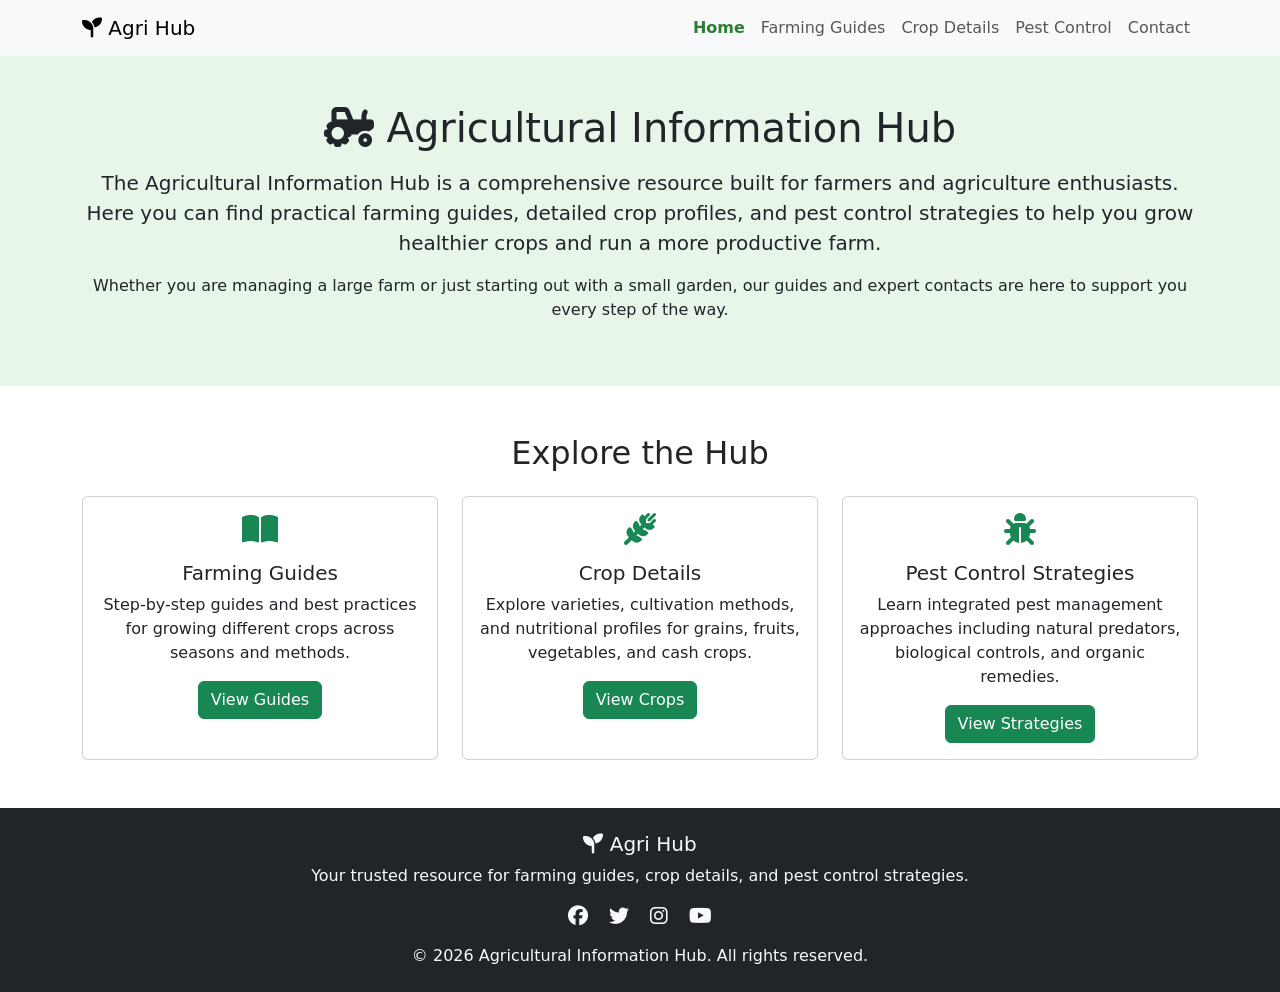
<file: static argiculture/index.html>
<!DOCTYPE html>
<html lang="en">
<head>
  <meta charset="UTF-8">
  <meta name="viewport" content="width=device-width, initial-scale=1.0">
  <title>Home | Agricultural Information Hub</title>
  <meta name="description" content="The Agricultural Information Hub offers farming guides, crop details, and pest control strategies for farmers and agriculture enthusiasts.">
  <link href="https://cdn.jsdelivr.net/npm/bootstrap@5.3.3/dist/css/bootstrap.min.css" rel="stylesheet">
  <link href="https://cdnjs.cloudflare.com/ajax/libs/font-awesome/6.5.2/css/all.min.css" rel="stylesheet">
  <link href="css/custom.css" rel="stylesheet">
</head>
<body>

  <header>
    <nav class="navbar navbar-expand-lg navbar-light bg-light">
      <div class="container">
        <a class="navbar-brand" href="index.html"><i class="fa-solid fa-seedling"></i> Agri Hub</a>
        <button class="navbar-toggler" type="button" data-bs-toggle="collapse" data-bs-target="#navbarNav">
          <span class="navbar-toggler-icon"></span>
        </button>
        <div class="collapse navbar-collapse" id="navbarNav">
          <ul class="navbar-nav ms-auto">
            <li class="nav-item">
              <a class="nav-link" href="index.html">Home</a>
            </li>
            <li class="nav-item">
              <a class="nav-link" href="farming-guides.html">Farming Guides</a>
            </li>
            <li class="nav-item">
              <a class="nav-link" href="crop-details.html">Crop Details</a>
            </li>
            <li class="nav-item">
              <a class="nav-link" href="pest-control.html">Pest Control</a>
            </li>
            <li class="nav-item">
              <a class="nav-link" href="contact.html">Contact</a>
            </li>
          </ul>
        </div>
      </div>
    </nav>
  </header>

  <section class="hero-section py-5">
    <div class="container text-center">
      <h1><i class="fa-solid fa-tractor"></i> Agricultural Information Hub</h1>
      <p class="lead mt-3">
        The Agricultural Information Hub is a comprehensive resource built for farmers and agriculture enthusiasts.
        Here you can find practical farming guides, detailed crop profiles, and pest control strategies to help you
        grow healthier crops and run a more productive farm.
      </p>
      <p>
        Whether you are managing a large farm or just starting out with a small garden, our guides and expert
        contacts are here to support you every step of the way.
      </p>
    </div>
  </section>

  <main class="container my-5">
    <h2 class="text-center mb-4">Explore the Hub</h2>
    <div class="row g-4">
      <div class="col-md-4">
        <div class="card h-100 text-center">
          <div class="card-body">
            <i class="fa-solid fa-book-open fa-2x mb-3 text-success"></i>
            <h3 class="card-title h5">Farming Guides</h3>
            <p class="card-text">Step-by-step guides and best practices for growing different crops across seasons and methods.</p>
            <a href="farming-guides.html" class="btn btn-success">View Guides</a>
          </div>
        </div>
      </div>
      <div class="col-md-4">
        <div class="card h-100 text-center">
          <div class="card-body">
            <i class="fa-solid fa-wheat-awn fa-2x mb-3 text-success"></i>
            <h3 class="card-title h5">Crop Details</h3>
            <p class="card-text">Explore varieties, cultivation methods, and nutritional profiles for grains, fruits, vegetables, and cash crops.</p>
            <a href="crop-details.html" class="btn btn-success">View Crops</a>
          </div>
        </div>
      </div>
      <div class="col-md-4">
        <div class="card h-100 text-center">
          <div class="card-body">
            <i class="fa-solid fa-bug fa-2x mb-3 text-success"></i>
            <h3 class="card-title h5">Pest Control Strategies</h3>
            <p class="card-text">Learn integrated pest management approaches including natural predators, biological controls, and organic remedies.</p>
            <a href="pest-control.html" class="btn btn-success">View Strategies</a>
          </div>
        </div>
      </div>
    </div>
  </main>

  <footer class="py-4 mt-5">
    <div class="container text-center">
      <h5><i class="fa-solid fa-seedling"></i> Agri Hub</h5>
      <p>Your trusted resource for farming guides, crop details, and pest control strategies.</p>
      <div class="mb-3">
        <a href="#" class="me-3"><i class="fa-brands fa-facebook fa-lg"></i></a>
        <a href="#" class="me-3"><i class="fa-brands fa-twitter fa-lg"></i></a>
        <a href="#" class="me-3"><i class="fa-brands fa-instagram fa-lg"></i></a>
        <a href="#"><i class="fa-brands fa-youtube fa-lg"></i></a>
      </div>
      <p class="mb-0">&copy; <span id="year"></span> Agricultural Information Hub. All rights reserved.</p>
    </div>
  </footer>

  <script src="https://cdn.jsdelivr.net/npm/bootstrap@5.3.3/dist/js/bootstrap.bundle.min.js"></script>
  <script src="js/navbar.js"></script>
</body>
</html>
</file>
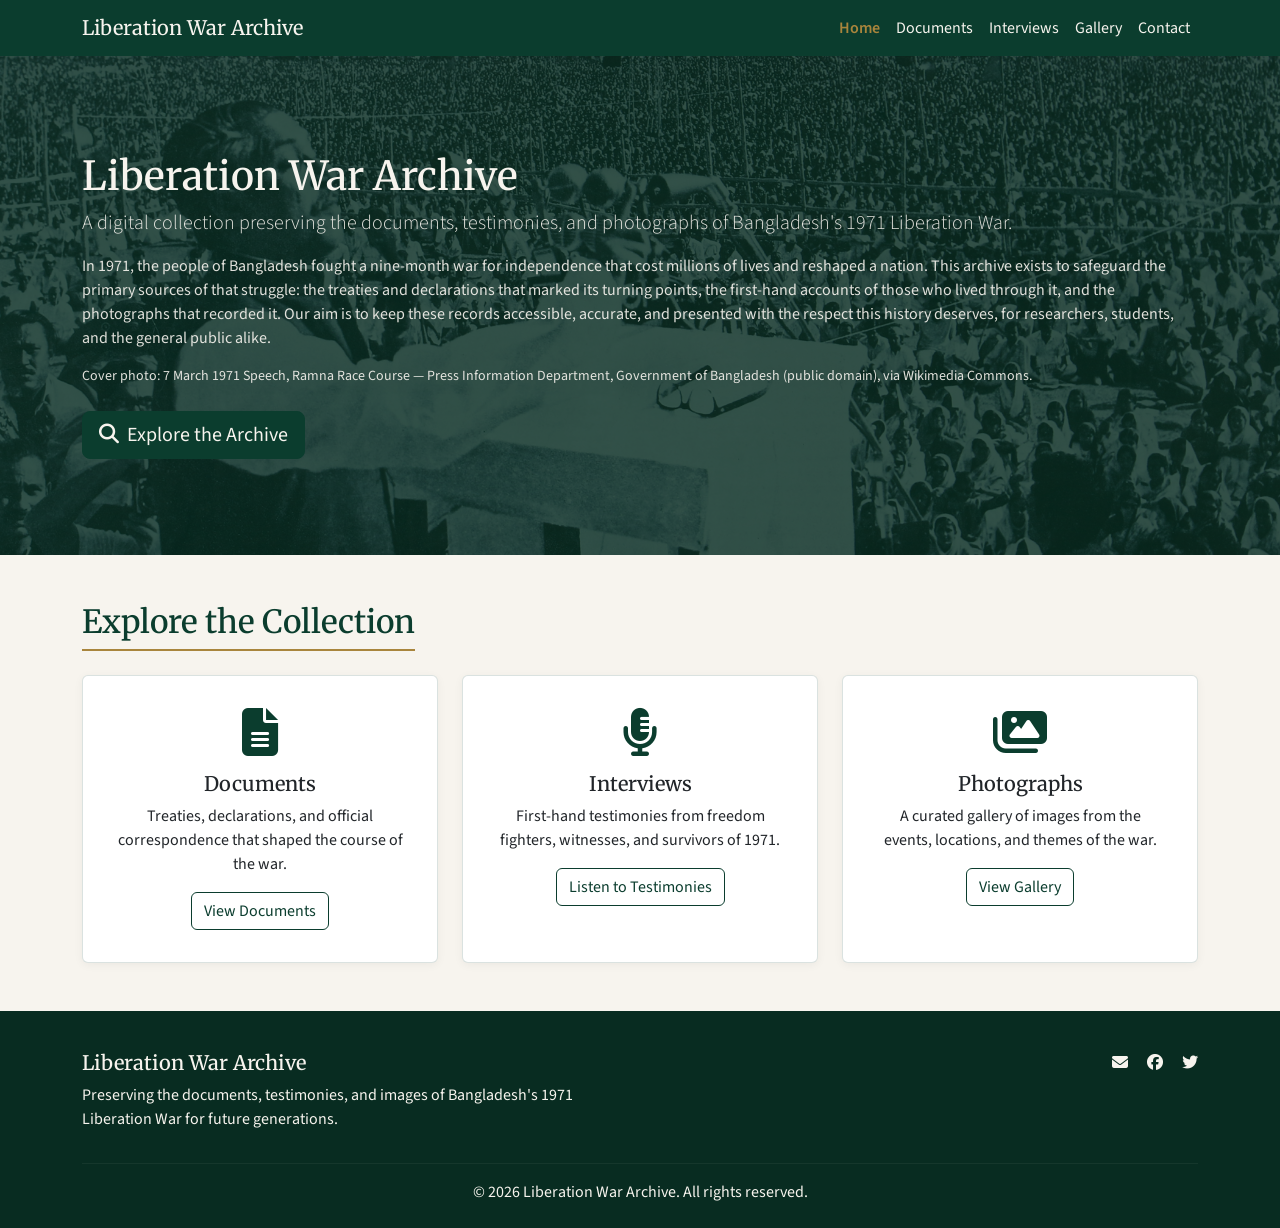
<file: static liberation-war/index.html>
<!DOCTYPE html>
<html lang="en">
<head>
  <meta charset="UTF-8">
  <meta name="viewport" content="width=device-width, initial-scale=1.0">
  <title>Home | Liberation War Archive</title>
  <meta name="description" content="A digital archive preserving documents, interview testimonies, and photographs from Bangladesh's 1971 Liberation War.">
  <link href="https://cdn.jsdelivr.net/npm/bootstrap@5.3.3/dist/css/bootstrap.min.css" rel="stylesheet">
  <link href="https://cdnjs.cloudflare.com/ajax/libs/font-awesome/6.5.2/css/all.min.css" rel="stylesheet">
  <link href="https://fonts.googleapis.com/css2?family=Merriweather:wght@700&family=Source+Sans+3:wght@400;600&display=swap" rel="stylesheet">
  <link href="css/custom.css" rel="stylesheet">
  <script type="application/ld+json">
  {
    "@context": "https://schema.org",
    "@type": "Organization",
    "name": "Liberation War Archive",
    "description": "A digital archive preserving documents, interview testimonies, and photographs from Bangladesh's 1971 Liberation War.",
    "url": "index.html"
  }
  </script>
</head>
<body>

  <nav class="navbar navbar-dark navbar-archive navbar-expand-lg">
    <div class="container">
      <a class="navbar-brand" href="index.html">Liberation War Archive</a>
      <button class="navbar-toggler" type="button" data-bs-toggle="collapse" data-bs-target="#mainNav">
        <span class="navbar-toggler-icon"></span>
      </button>
      <div class="collapse navbar-collapse" id="mainNav">
        <ul class="navbar-nav ms-auto">
          <li class="nav-item"><a class="nav-link" href="index.html">Home</a></li>
          <li class="nav-item"><a class="nav-link" href="documents.html">Documents</a></li>
          <li class="nav-item"><a class="nav-link" href="interviews.html">Interviews</a></li>
          <li class="nav-item"><a class="nav-link" href="gallery.html">Gallery</a></li>
          <li class="nav-item"><a class="nav-link" href="contact.html">Contact</a></li>
        </ul>
      </div>
    </div>
  </nav>

  <section class="hero-archive hero-cover">
    <div class="hero-overlay"></div>
    <div class="container hero-content">
      <h1>Liberation War Archive</h1>
      <p class="lead">A digital collection preserving the documents, testimonies, and photographs of Bangladesh's 1971 Liberation War.</p>
      <p>In 1971, the people of Bangladesh fought a nine-month war for independence that cost millions of lives and reshaped a nation. This archive exists to safeguard the primary sources of that struggle: the treaties and declarations that marked its turning points, the first-hand accounts of those who lived through it, and the photographs that recorded it. Our aim is to keep these records accessible, accurate, and presented with the respect this history deserves, for researchers, students, and the general public alike.</p>
      <p class="hero-credit small">Cover photo: 7 March 1971 Speech, Ramna Race Course &mdash; Press Information Department, Government of Bangladesh (public domain), via Wikimedia Commons.</p>
      <a href="documents.html" class="btn btn-lg btn-archive mt-2"><i class="fa-solid fa-magnifying-glass me-2"></i>Explore the Archive</a>
    </div>
  </section>

  <main class="container my-5">
    <h2 class="section-heading">Explore the Collection</h2>
    <div class="row g-4">
      <div class="col-md-4">
        <div class="card card-archive h-100 text-center p-3">
          <div class="card-body">
            <i class="fa-solid fa-file-lines fa-3x mb-3 icon-archive"></i>
            <h3 class="h5">Documents</h3>
            <p>Treaties, declarations, and official correspondence that shaped the course of the war.</p>
            <a href="documents.html" class="btn btn-outline-archive">View Documents</a>
          </div>
        </div>
      </div>
      <div class="col-md-4">
        <div class="card card-archive h-100 text-center p-3">
          <div class="card-body">
            <i class="fa-solid fa-microphone-lines fa-3x mb-3 icon-archive"></i>
            <h3 class="h5">Interviews</h3>
            <p>First-hand testimonies from freedom fighters, witnesses, and survivors of 1971.</p>
            <a href="interviews.html" class="btn btn-outline-archive">Listen to Testimonies</a>
          </div>
        </div>
      </div>
      <div class="col-md-4">
        <div class="card card-archive h-100 text-center p-3">
          <div class="card-body">
            <i class="fa-solid fa-images fa-3x mb-3 icon-archive"></i>
            <h3 class="h5">Photographs</h3>
            <p>A curated gallery of images from the events, locations, and themes of the war.</p>
            <a href="gallery.html" class="btn btn-outline-archive">View Gallery</a>
          </div>
        </div>
      </div>
    </div>
  </main>

  <footer class="footer-archive">
    <div class="container">
      <div class="row">
        <div class="col-md-6">
          <h5>Liberation War Archive</h5>
          <p>Preserving the documents, testimonies, and images of Bangladesh's 1971 Liberation War for future generations.</p>
        </div>
        <div class="col-md-6 text-md-end">
          <a href="contact.html" class="me-3"><i class="fa-solid fa-envelope"></i></a>
          <a href="#" class="me-3"><i class="fa-brands fa-facebook"></i></a>
          <a href="#"><i class="fa-brands fa-twitter"></i></a>
        </div>
      </div>
      <hr>
      <p class="text-center mb-0">&copy; <span id="year"></span> Liberation War Archive. All rights reserved.</p>
    </div>
  </footer>

  <script src="https://cdn.jsdelivr.net/npm/bootstrap@5.3.3/dist/js/bootstrap.bundle.min.js"></script>
  <script src="js/navbar.js"></script>
</body>
</html>
</file>
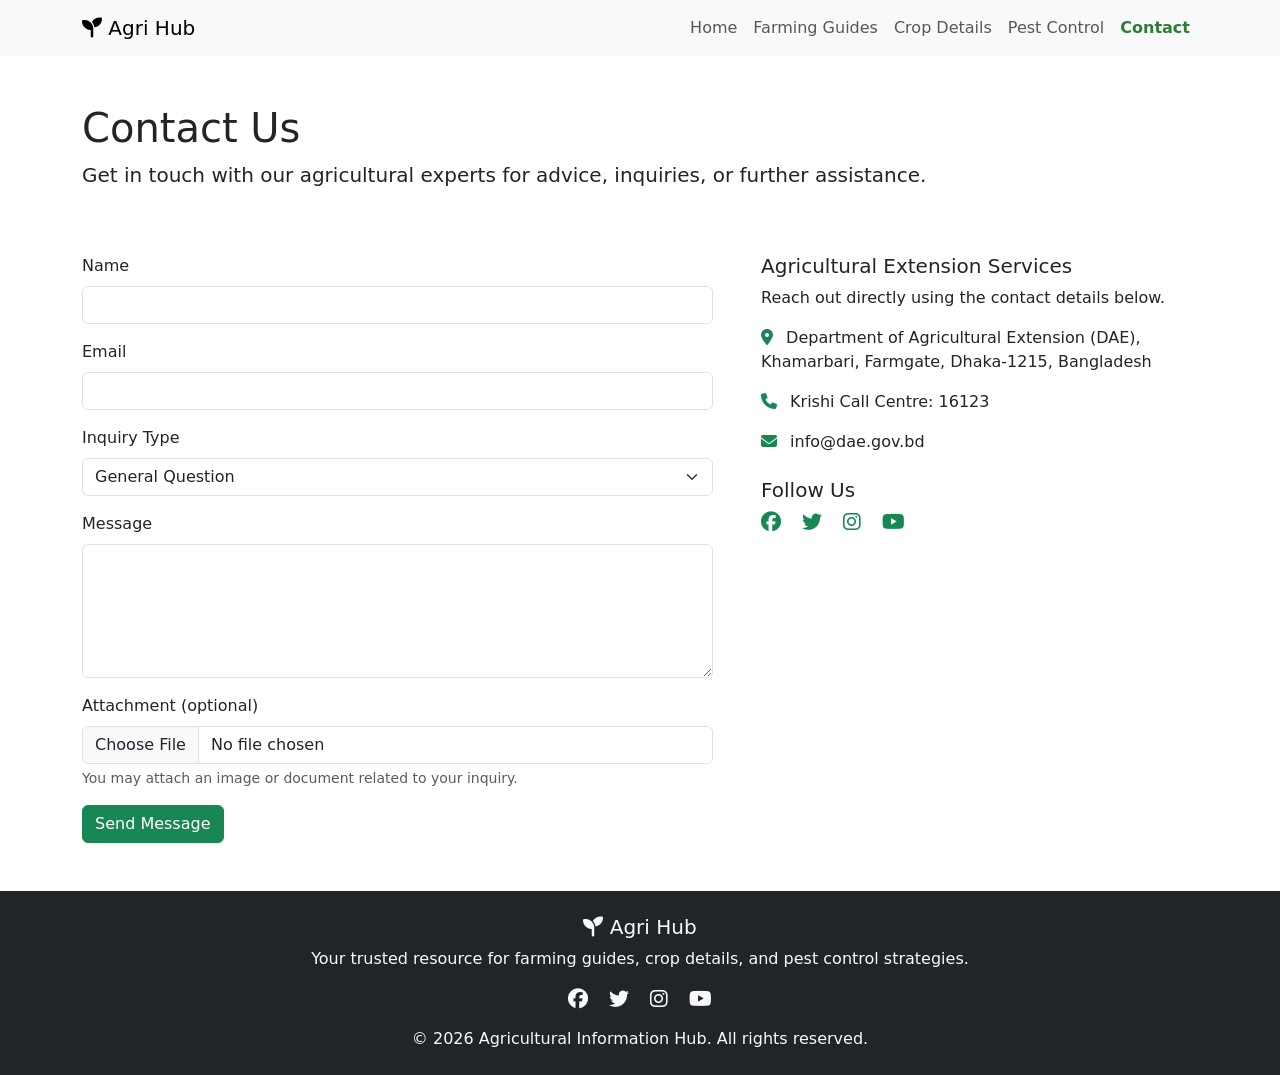
<file: static argiculture/contact.html>
<!DOCTYPE html>
<html lang="en">
<head>
  <meta charset="UTF-8">
  <meta name="viewport" content="width=device-width, initial-scale=1.0">
  <title>Contact | Agricultural Information Hub</title>
  <meta name="description" content="Contact our agricultural experts for advice, inquiries, or pest problem reports, or reach the extension service directly.">
  <link href="https://cdn.jsdelivr.net/npm/bootstrap@5.3.3/dist/css/bootstrap.min.css" rel="stylesheet">
  <link href="https://cdnjs.cloudflare.com/ajax/libs/font-awesome/6.5.2/css/all.min.css" rel="stylesheet">
  <link href="css/custom.css" rel="stylesheet">
</head>
<body>

  <header>
    <nav class="navbar navbar-expand-lg navbar-light bg-light">
      <div class="container">
        <a class="navbar-brand" href="index.html"><i class="fa-solid fa-seedling"></i> Agri Hub</a>
        <button class="navbar-toggler" type="button" data-bs-toggle="collapse" data-bs-target="#navbarNav">
          <span class="navbar-toggler-icon"></span>
        </button>
        <div class="collapse navbar-collapse" id="navbarNav">
          <ul class="navbar-nav ms-auto">
            <li class="nav-item">
              <a class="nav-link" href="index.html">Home</a>
            </li>
            <li class="nav-item">
              <a class="nav-link" href="farming-guides.html">Farming Guides</a>
            </li>
            <li class="nav-item">
              <a class="nav-link" href="crop-details.html">Crop Details</a>
            </li>
            <li class="nav-item">
              <a class="nav-link" href="pest-control.html">Pest Control</a>
            </li>
            <li class="nav-item">
              <a class="nav-link" href="contact.html">Contact</a>
            </li>
          </ul>
        </div>
      </div>
    </nav>
  </header>

  <main class="container my-5">
    <h1>Contact Us</h1>
    <p class="lead">Get in touch with our agricultural experts for advice, inquiries, or further assistance.</p>

    <div class="row g-5 mt-2">
      <div class="col-md-7">
        <div id="formSuccess" class="alert alert-success d-none" role="alert">
          Thank you. Your message has been submitted successfully.
        </div>
        <form id="contactForm" novalidate>
          <div class="mb-3">
            <label for="name" class="form-label">Name</label>
            <input type="text" class="form-control" id="name">
            <div class="invalid-feedback">Please enter your name.</div>
          </div>
          <div class="mb-3">
            <label for="email" class="form-label">Email</label>
            <input type="email" class="form-control" id="email">
            <div class="invalid-feedback">Please enter a valid email address.</div>
          </div>
          <div class="mb-3">
            <label for="inquiryType" class="form-label">Inquiry Type</label>
            <select class="form-select" id="inquiryType">
              <option value="general">General Question</option>
              <option value="advice">Expert Advice</option>
              <option value="pest">Report a Pest Problem</option>
              <option value="other">Other</option>
            </select>
          </div>
          <div class="mb-3">
            <label for="message" class="form-label">Message</label>
            <textarea class="form-control" id="message" rows="5"></textarea>
            <div class="invalid-feedback">Please enter your message.</div>
          </div>
          <div class="mb-3">
            <label for="attachment" class="form-label">Attachment (optional)</label>
            <input type="file" class="form-control" id="attachment">
            <div class="form-text">You may attach an image or document related to your inquiry.</div>
          </div>
          <button type="submit" class="btn btn-success">Send Message</button>
        </form>
      </div>

      <div class="col-md-5">
        <h3 class="h5">Agricultural Extension Services</h3>
        <p>Reach out directly using the contact details below.</p>
        <ul class="list-unstyled">
          <li class="mb-3"><i class="fa-solid fa-location-dot text-success me-2"></i> Department of Agricultural Extension (DAE), Khamarbari, Farmgate, Dhaka-1215, Bangladesh</li>
          <li class="mb-3"><i class="fa-solid fa-phone text-success me-2"></i> Krishi Call Centre: 16123</li>
          <li class="mb-3"><i class="fa-solid fa-envelope text-success me-2"></i> info@dae.gov.bd</li>
        </ul>
        <h3 class="h5 mt-4">Follow Us</h3>
        <div>
          <a href="#" class="me-3 text-success"><i class="fa-brands fa-facebook fa-lg"></i></a>
          <a href="#" class="me-3 text-success"><i class="fa-brands fa-twitter fa-lg"></i></a>
          <a href="#" class="me-3 text-success"><i class="fa-brands fa-instagram fa-lg"></i></a>
          <a href="#" class="text-success"><i class="fa-brands fa-youtube fa-lg"></i></a>
        </div>
      </div>
    </div>
  </main>

  <footer class="py-4 mt-5">
    <div class="container text-center">
      <h5><i class="fa-solid fa-seedling"></i> Agri Hub</h5>
      <p>Your trusted resource for farming guides, crop details, and pest control strategies.</p>
      <div class="mb-3">
        <a href="#" class="me-3"><i class="fa-brands fa-facebook fa-lg"></i></a>
        <a href="#" class="me-3"><i class="fa-brands fa-twitter fa-lg"></i></a>
        <a href="#" class="me-3"><i class="fa-brands fa-instagram fa-lg"></i></a>
        <a href="#"><i class="fa-brands fa-youtube fa-lg"></i></a>
      </div>
      <p class="mb-0">&copy; <span id="year"></span> Agricultural Information Hub. All rights reserved.</p>
    </div>
  </footer>

  <script src="https://cdn.jsdelivr.net/npm/bootstrap@5.3.3/dist/js/bootstrap.bundle.min.js"></script>
  <script src="js/navbar.js"></script>
  <script src="js/form-validation.js"></script>
</body>
</html>
</file>
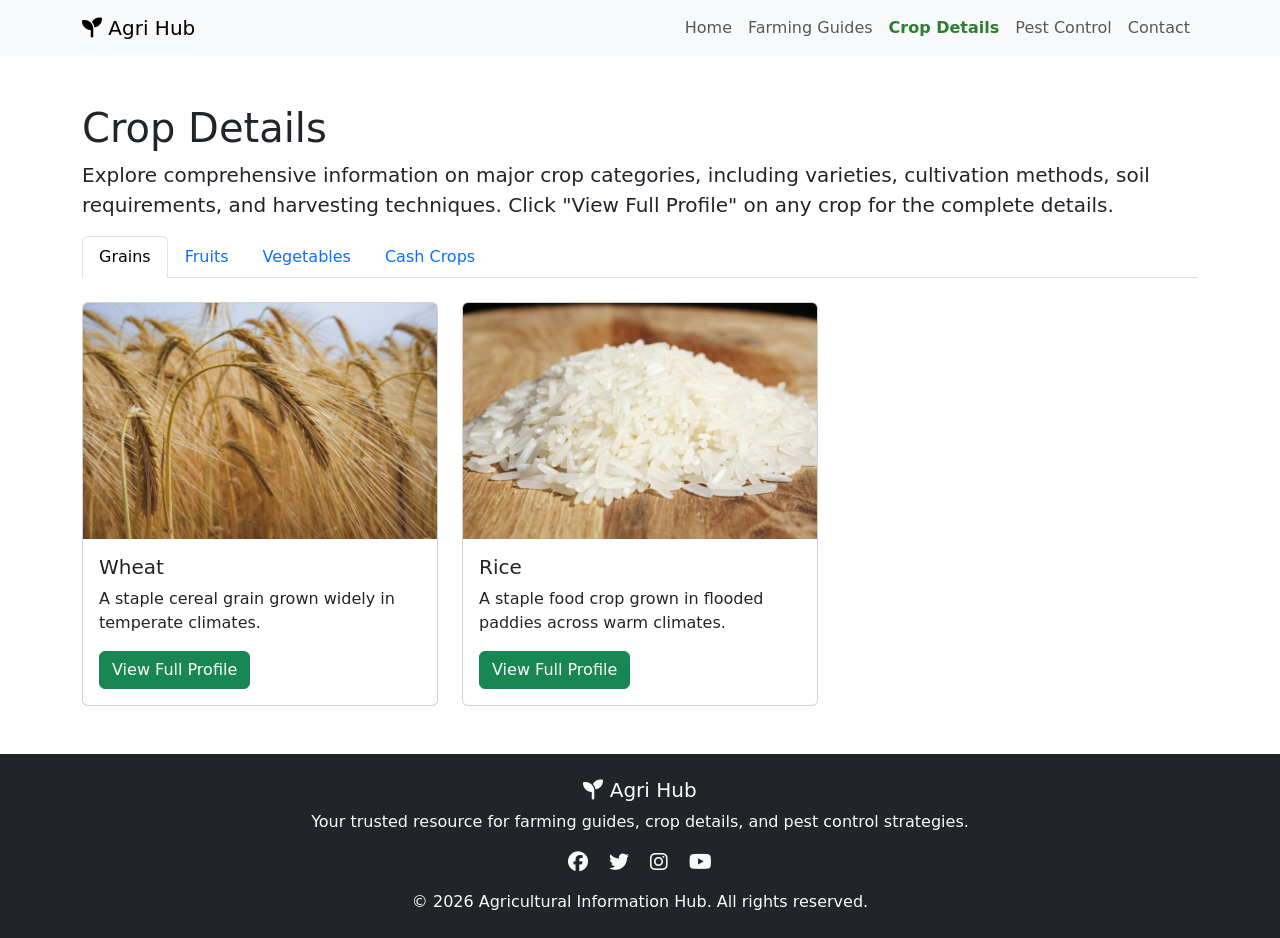
<file: static argiculture/crop-details.html>
<!DOCTYPE html>
<html lang="en">
<head>
  <meta charset="UTF-8">
  <meta name="viewport" content="width=device-width, initial-scale=1.0">
  <title>Crop Details | Agricultural Information Hub</title>
  <meta name="description" content="Detailed crop profiles covering grains, fruits, vegetables, and cash crops, including varieties, cultivation, and nutritional values.">
  <link href="https://cdn.jsdelivr.net/npm/bootstrap@5.3.3/dist/css/bootstrap.min.css" rel="stylesheet">
  <link href="https://cdnjs.cloudflare.com/ajax/libs/font-awesome/6.5.2/css/all.min.css" rel="stylesheet">
  <link href="css/custom.css" rel="stylesheet">
</head>
<body>

  <header>
    <nav class="navbar navbar-expand-lg navbar-light bg-light">
      <div class="container">
        <a class="navbar-brand" href="index.html"><i class="fa-solid fa-seedling"></i> Agri Hub</a>
        <button class="navbar-toggler" type="button" data-bs-toggle="collapse" data-bs-target="#navbarNav">
          <span class="navbar-toggler-icon"></span>
        </button>
        <div class="collapse navbar-collapse" id="navbarNav">
          <ul class="navbar-nav ms-auto">
            <li class="nav-item">
              <a class="nav-link" href="index.html">Home</a>
            </li>
            <li class="nav-item">
              <a class="nav-link" href="farming-guides.html">Farming Guides</a>
            </li>
            <li class="nav-item">
              <a class="nav-link" href="crop-details.html">Crop Details</a>
            </li>
            <li class="nav-item">
              <a class="nav-link" href="pest-control.html">Pest Control</a>
            </li>
            <li class="nav-item">
              <a class="nav-link" href="contact.html">Contact</a>
            </li>
          </ul>
        </div>
      </div>
    </nav>
  </header>

  <main class="container my-5">
    <h1>Crop Details</h1>
    <p class="lead">
      Explore comprehensive information on major crop categories, including varieties, cultivation methods,
      soil requirements, and harvesting techniques. Click "View Full Profile" on any crop for the complete details.
    </p>

    <ul class="nav nav-tabs mb-4" id="cropTabs" role="tablist">
      <li class="nav-item" role="presentation">
        <button class="nav-link active" id="grains-tab" data-bs-toggle="tab" data-bs-target="#grains" type="button" role="tab">Grains</button>
      </li>
      <li class="nav-item" role="presentation">
        <button class="nav-link" id="fruits-tab" data-bs-toggle="tab" data-bs-target="#fruits" type="button" role="tab">Fruits</button>
      </li>
      <li class="nav-item" role="presentation">
        <button class="nav-link" id="vegetables-tab" data-bs-toggle="tab" data-bs-target="#vegetables" type="button" role="tab">Vegetables</button>
      </li>
      <li class="nav-item" role="presentation">
        <button class="nav-link" id="cashcrops-tab" data-bs-toggle="tab" data-bs-target="#cashcrops" type="button" role="tab">Cash Crops</button>
      </li>
    </ul>

    <div class="tab-content" id="cropTabsContent">

      <div class="tab-pane fade show active" id="grains" role="tabpanel">
        <div class="row g-4">
          <div class="col-md-4">
            <div class="card h-100">
              <img src="assets/images/crops/Wheat.jpg" class="card-img-top" alt="Wheat" loading="lazy">
              <div class="card-body">
                <h3 class="card-title h5">Wheat</h3>
                <p class="card-text">A staple cereal grain grown widely in temperate climates.</p>
                <button type="button" class="btn btn-success" data-bs-toggle="modal" data-bs-target="#wheatModal">View Full Profile</button>
              </div>
            </div>
          </div>
          <div class="col-md-4">
            <div class="card h-100">
              <img src="assets/images/crops/Rice.jpg" class="card-img-top" alt="Rice" loading="lazy">
              <div class="card-body">
                <h3 class="card-title h5">Rice</h3>
                <p class="card-text">A staple food crop grown in flooded paddies across warm climates.</p>
                <button type="button" class="btn btn-success" data-bs-toggle="modal" data-bs-target="#riceModal">View Full Profile</button>
              </div>
            </div>
          </div>
        </div>
      </div>

      <div class="tab-pane fade" id="fruits" role="tabpanel">
        <div class="row g-4">
          <div class="col-md-4">
            <div class="card h-100">
              <img src="assets/images/crops/Mango.jpg" class="card-img-top" alt="Mango" loading="lazy">
              <div class="card-body">
                <h3 class="card-title h5">Mango</h3>
                <p class="card-text">A sweet tropical fruit grown on long-lived orchard trees.</p>
                <button type="button" class="btn btn-success" data-bs-toggle="modal" data-bs-target="#mangoModal">View Full Profile</button>
              </div>
            </div>
          </div>
          <div class="col-md-4">
            <div class="card h-100">
              <img src="assets/images/crops/Banana.jpg" class="card-img-top" alt="Banana" loading="lazy">
              <div class="card-body">
                <h3 class="card-title h5">Banana</h3>
                <p class="card-text">A fast-growing tropical fruit crop harvested year-round.</p>
                <button type="button" class="btn btn-success" data-bs-toggle="modal" data-bs-target="#bananaModal">View Full Profile</button>
              </div>
            </div>
          </div>
        </div>
      </div>

      <div class="tab-pane fade" id="vegetables" role="tabpanel">
        <div class="row g-4">
          <div class="col-md-4">
            <div class="card h-100">
              <img src="assets/images/crops/Tomato.jpg" class="card-img-top" alt="Tomato" loading="lazy">
              <div class="card-body">
                <h3 class="card-title h5">Tomato</h3>
                <p class="card-text">A widely grown vegetable crop valued for its versatility in cooking.</p>
                <button type="button" class="btn btn-success" data-bs-toggle="modal" data-bs-target="#tomatoModal">View Full Profile</button>
              </div>
            </div>
          </div>
          <div class="col-md-4">
            <div class="card h-100">
              <img src="assets/images/crops/Potato.jpg" class="card-img-top" alt="Potato" loading="lazy">
              <div class="card-body">
                <h3 class="card-title h5">Potato</h3>
                <p class="card-text">A starchy root vegetable and one of the world's major food crops.</p>
                <button type="button" class="btn btn-success" data-bs-toggle="modal" data-bs-target="#potatoModal">View Full Profile</button>
              </div>
            </div>
          </div>
        </div>
      </div>

      <div class="tab-pane fade" id="cashcrops" role="tabpanel">
        <div class="row g-4">
          <div class="col-md-4">
            <div class="card h-100">
              <img src="assets/images/crops/Cotton.jpg" class="card-img-top" alt="Cotton" loading="lazy">
              <div class="card-body">
                <h3 class="card-title h5">Cotton</h3>
                <p class="card-text">A fiber crop grown commercially for the textile industry.</p>
                <button type="button" class="btn btn-success" data-bs-toggle="modal" data-bs-target="#cottonModal">View Full Profile</button>
              </div>
            </div>
          </div>
          <div class="col-md-4">
            <div class="card h-100">
              <img src="assets/images/crops/Sugarcane.jpg" class="card-img-top" alt="Sugarcane" loading="lazy">
              <div class="card-body">
                <h3 class="card-title h5">Sugarcane</h3>
                <p class="card-text">A tall tropical grass grown commercially for sugar production.</p>
                <button type="button" class="btn btn-success" data-bs-toggle="modal" data-bs-target="#sugarcaneModal">View Full Profile</button>
              </div>
            </div>
          </div>
        </div>
      </div>

    </div>

    <div class="modal fade" id="wheatModal" tabindex="-1" aria-hidden="true">
      <div class="modal-dialog modal-lg modal-dialog-scrollable">
        <div class="modal-content">
          <div class="modal-header">
            <h5 class="modal-title">Wheat</h5>
            <button type="button" class="btn-close" data-bs-dismiss="modal"></button>
          </div>
          <div class="modal-body">
            <img src="assets/images/crops/Wheat.jpg" class="img-fluid mb-3" alt="Wheat field" loading="lazy">
            <h6>Varieties</h6>
            <p>Common varieties include Hard Red Winter, Soft White, and Durum wheat, each suited to different baking and pasta uses.</p>
            <h6>Cultivation Methods</h6>
            <p>Wheat is typically drill-seeded in rows, grown as a rain-fed or irrigated crop, and rotated with legumes to maintain soil fertility.</p>
            <h6>Soil Requirements</h6>
            <p>Prefers well-drained loamy soil with a pH between 6.0 and 7.0 and moderate organic matter.</p>
            <h6>Harvesting Techniques</h6>
            <p>Harvested by combine once the grain moisture drops below 14 percent and the stalks turn golden brown.</p>
            <h6>Nutritional Values (per 100g)</h6>
            <table class="table table-sm table-bordered">
              <thead>
                <tr><th>Nutrient</th><th>Amount</th></tr>
              </thead>
              <tbody>
                <tr><td>Energy</td><td>340 kcal</td></tr>
                <tr><td>Protein</td><td>13.2 g</td></tr>
                <tr><td>Carbohydrates</td><td>72 g</td></tr>
                <tr><td>Fiber</td><td>10.7 g</td></tr>
                <tr><td>Iron</td><td>3.5 mg</td></tr>
              </tbody>
            </table>
            <h6>Potential Uses</h6>
            <ul>
              <li>Flour for bread, pasta, and baked goods</li>
              <li>Animal feed</li>
              <li>Biofuel production</li>
            </ul>
          </div>
        </div>
      </div>
    </div>

    <div class="modal fade" id="riceModal" tabindex="-1" aria-hidden="true">
      <div class="modal-dialog modal-lg modal-dialog-scrollable">
        <div class="modal-content">
          <div class="modal-header">
            <h5 class="modal-title">Rice</h5>
            <button type="button" class="btn-close" data-bs-dismiss="modal"></button>
          </div>
          <div class="modal-body">
            <img src="assets/images/crops/Rice.jpg" class="img-fluid mb-3" alt="Rice paddy" loading="lazy">
            <h6>Varieties</h6>
            <p>Popular varieties include Basmati, Jasmine, and short-grain rice, differing in aroma, texture, and cooking time.</p>
            <h6>Cultivation Methods</h6>
            <p>Grown mainly by transplanting nursery-raised seedlings into flooded paddy fields, or by direct seeding in drier systems.</p>
            <h6>Soil Requirements</h6>
            <p>Thrives in clay or clay-loam soils that hold water well, with a pH between 5.5 and 6.5.</p>
            <h6>Harvesting Techniques</h6>
            <p>Fields are drained about two weeks before harvest, then grain is cut and threshed once around 80 percent of grains turn golden.</p>
            <h6>Nutritional Values (per 100g)</h6>
            <table class="table table-sm table-bordered">
              <thead>
                <tr><th>Nutrient</th><th>Amount</th></tr>
              </thead>
              <tbody>
                <tr><td>Energy</td><td>130 kcal</td></tr>
                <tr><td>Protein</td><td>2.7 g</td></tr>
                <tr><td>Carbohydrates</td><td>28 g</td></tr>
                <tr><td>Fiber</td><td>0.4 g</td></tr>
                <tr><td>Manganese</td><td>0.5 mg</td></tr>
              </tbody>
            </table>
            <h6>Potential Uses</h6>
            <ul>
              <li>Staple cooked grain</li>
              <li>Rice flour and noodles</li>
              <li>Rice bran oil production</li>
            </ul>
          </div>
        </div>
      </div>
    </div>

    <div class="modal fade" id="mangoModal" tabindex="-1" aria-hidden="true">
      <div class="modal-dialog modal-lg modal-dialog-scrollable">
        <div class="modal-content">
          <div class="modal-header">
            <h5 class="modal-title">Mango</h5>
            <button type="button" class="btn-close" data-bs-dismiss="modal"></button>
          </div>
          <div class="modal-body">
            <img src="assets/images/crops/Mango.jpg" class="img-fluid mb-3" alt="Mango tree" loading="lazy">
            <h6>Varieties</h6>
            <p>Common varieties include Alphonso, Kent, and Tommy Atkins, varying in sweetness, fiber content, and size.</p>
            <h6>Cultivation Methods</h6>
            <p>Grown from grafted saplings planted in orchards, pruned annually after harvest to maintain an open canopy.</p>
            <h6>Soil Requirements</h6>
            <p>Prefers deep, well-drained sandy loam soil with a pH between 5.5 and 7.5.</p>
            <h6>Harvesting Techniques</h6>
            <p>Picked by hand when fruit develops a slight color change and a sweet aroma near the stem, then ripened off the tree.</p>
            <h6>Nutritional Values (per 100g)</h6>
            <table class="table table-sm table-bordered">
              <thead>
                <tr><th>Nutrient</th><th>Amount</th></tr>
              </thead>
              <tbody>
                <tr><td>Energy</td><td>60 kcal</td></tr>
                <tr><td>Vitamin C</td><td>36.4 mg</td></tr>
                <tr><td>Sugar</td><td>13.7 g</td></tr>
                <tr><td>Fiber</td><td>1.6 g</td></tr>
                <tr><td>Vitamin A</td><td>54 mcg</td></tr>
              </tbody>
            </table>
            <h6>Potential Uses</h6>
            <ul>
              <li>Fresh eating and juices</li>
              <li>Dried mango snacks</li>
              <li>Pickles and chutneys</li>
            </ul>
          </div>
        </div>
      </div>
    </div>

    <div class="modal fade" id="bananaModal" tabindex="-1" aria-hidden="true">
      <div class="modal-dialog modal-lg modal-dialog-scrollable">
        <div class="modal-content">
          <div class="modal-header">
            <h5 class="modal-title">Banana</h5>
            <button type="button" class="btn-close" data-bs-dismiss="modal"></button>
          </div>
          <div class="modal-body">
            <img src="assets/images/crops/Banana.jpg" class="img-fluid mb-3" alt="Banana plant" loading="lazy">
            <h6>Varieties</h6>
            <p>Common varieties include Cavendish, Plantain, and Lady Finger, differing in size, sweetness, and cooking use.</p>
            <h6>Cultivation Methods</h6>
            <p>Propagated from suckers planted in well-spaced rows, requiring consistent watering and wind protection.</p>
            <h6>Soil Requirements</h6>
            <p>Grows best in deep, fertile, well-drained soil with a pH between 5.5 and 7.0.</p>
            <h6>Harvesting Techniques</h6>
            <p>Bunches are cut by hand when fruit fingers become plump and rounded, then ripened after harvest.</p>
            <h6>Nutritional Values (per 100g)</h6>
            <table class="table table-sm table-bordered">
              <thead>
                <tr><th>Nutrient</th><th>Amount</th></tr>
              </thead>
              <tbody>
                <tr><td>Energy</td><td>89 kcal</td></tr>
                <tr><td>Potassium</td><td>358 mg</td></tr>
                <tr><td>Carbohydrates</td><td>23 g</td></tr>
                <tr><td>Fiber</td><td>2.6 g</td></tr>
                <tr><td>Vitamin B6</td><td>0.4 mg</td></tr>
              </tbody>
            </table>
            <h6>Potential Uses</h6>
            <ul>
              <li>Fresh eating and smoothies</li>
              <li>Banana chips and flour</li>
              <li>Livestock feed from leaves and stems</li>
            </ul>
          </div>
        </div>
      </div>
    </div>

    <div class="modal fade" id="tomatoModal" tabindex="-1" aria-hidden="true">
      <div class="modal-dialog modal-lg modal-dialog-scrollable">
        <div class="modal-content">
          <div class="modal-header">
            <h5 class="modal-title">Tomato</h5>
            <button type="button" class="btn-close" data-bs-dismiss="modal"></button>
          </div>
          <div class="modal-body">
            <img src="assets/images/crops/Tomato.jpg" class="img-fluid mb-3" alt="Tomato plant" loading="lazy">
            <h6>Varieties</h6>
            <p>Common varieties include Roma, Beefsteak, and Cherry tomatoes, varying in size, shape, and use.</p>
            <h6>Cultivation Methods</h6>
            <p>Started as seedlings indoors, then transplanted outdoors and staked or caged for support as they grow.</p>
            <h6>Soil Requirements</h6>
            <p>Prefers well-drained, fertile soil rich in organic matter with a pH between 6.0 and 6.8.</p>
            <h6>Harvesting Techniques</h6>
            <p>Picked by hand when fruit is fully colored but still firm, harvested every few days during peak season.</p>
            <h6>Nutritional Values (per 100g)</h6>
            <table class="table table-sm table-bordered">
              <thead>
                <tr><th>Nutrient</th><th>Amount</th></tr>
              </thead>
              <tbody>
                <tr><td>Energy</td><td>18 kcal</td></tr>
                <tr><td>Vitamin C</td><td>13.7 mg</td></tr>
                <tr><td>Potassium</td><td>237 mg</td></tr>
                <tr><td>Fiber</td><td>1.2 g</td></tr>
                <tr><td>Lycopene</td><td>2573 mcg</td></tr>
              </tbody>
            </table>
            <h6>Potential Uses</h6>
            <ul>
              <li>Fresh salads and cooking</li>
              <li>Sauces, pastes, and ketchup</li>
              <li>Canned and sun-dried products</li>
            </ul>
          </div>
        </div>
      </div>
    </div>

    <div class="modal fade" id="potatoModal" tabindex="-1" aria-hidden="true">
      <div class="modal-dialog modal-lg modal-dialog-scrollable">
        <div class="modal-content">
          <div class="modal-header">
            <h5 class="modal-title">Potato</h5>
            <button type="button" class="btn-close" data-bs-dismiss="modal"></button>
          </div>
          <div class="modal-body">
            <img src="assets/images/crops/Potato.jpg" class="img-fluid mb-3" alt="Potato plants" loading="lazy">
            <h6>Varieties</h6>
            <p>Common varieties include Russet, Yukon Gold, and Red potatoes, differing in starch content and texture.</p>
            <h6>Cultivation Methods</h6>
            <p>Grown from seed potatoes planted in hilled rows, with soil mounded around stems as plants grow.</p>
            <h6>Soil Requirements</h6>
            <p>Grows best in loose, well-drained sandy loam soil with a pH between 5.0 and 6.5.</p>
            <h6>Harvesting Techniques</h6>
            <p>Dug up once the foliage has died back, usually two to three weeks after the vines yellow and dry.</p>
            <h6>Nutritional Values (per 100g)</h6>
            <table class="table table-sm table-bordered">
              <thead>
                <tr><th>Nutrient</th><th>Amount</th></tr>
              </thead>
              <tbody>
                <tr><td>Energy</td><td>77 kcal</td></tr>
                <tr><td>Carbohydrates</td><td>17 g</td></tr>
                <tr><td>Protein</td><td>2 g</td></tr>
                <tr><td>Potassium</td><td>425 mg</td></tr>
                <tr><td>Vitamin C</td><td>19.7 mg</td></tr>
              </tbody>
            </table>
            <h6>Potential Uses</h6>
            <ul>
              <li>Boiled, baked, or fried cooking</li>
              <li>Potato starch and flour</li>
              <li>Processed snacks such as chips</li>
            </ul>
          </div>
        </div>
      </div>
    </div>

    <div class="modal fade" id="cottonModal" tabindex="-1" aria-hidden="true">
      <div class="modal-dialog modal-lg modal-dialog-scrollable">
        <div class="modal-content">
          <div class="modal-header">
            <h5 class="modal-title">Cotton</h5>
            <button type="button" class="btn-close" data-bs-dismiss="modal"></button>
          </div>
          <div class="modal-body">
            <img src="assets/images/crops/Cotton.jpg" class="img-fluid mb-3" alt="Cotton field" loading="lazy">
            <h6>Varieties</h6>
            <p>Common varieties include Upland cotton and Pima cotton, differing in fiber length and quality.</p>
            <h6>Cultivation Methods</h6>
            <p>Direct-seeded in warm soil after the last frost, grown in wide rows with regular irrigation and pest monitoring.</p>
            <h6>Soil Requirements</h6>
            <p>Prefers deep, well-drained loamy soil with a pH between 5.8 and 8.0.</p>
            <h6>Harvesting Techniques</h6>
            <p>Mechanically picked once bolls have fully opened and fibers have dried in the field.</p>
            <h6>Nutritional Values (per 100g of cottonseed)</h6>
            <table class="table table-sm table-bordered">
              <thead>
                <tr><th>Nutrient</th><th>Amount</th></tr>
              </thead>
              <tbody>
                <tr><td>Energy</td><td>506 kcal</td></tr>
                <tr><td>Protein</td><td>21 g</td></tr>
                <tr><td>Fat</td><td>34.7 g</td></tr>
                <tr><td>Fiber</td><td>13.4 g</td></tr>
              </tbody>
            </table>
            <h6>Potential Uses</h6>
            <ul>
              <li>Textile fiber for fabric</li>
              <li>Cottonseed oil</li>
              <li>Animal feed from cottonseed meal</li>
            </ul>
          </div>
        </div>
      </div>
    </div>

    <div class="modal fade" id="sugarcaneModal" tabindex="-1" aria-hidden="true">
      <div class="modal-dialog modal-lg modal-dialog-scrollable">
        <div class="modal-content">
          <div class="modal-header">
            <h5 class="modal-title">Sugarcane</h5>
            <button type="button" class="btn-close" data-bs-dismiss="modal"></button>
          </div>
          <div class="modal-body">
            <img src="assets/images/crops/Sugarcane.jpg" class="img-fluid mb-3" alt="Sugarcane field" loading="lazy">
            <h6>Varieties</h6>
            <p>Common varieties are bred regionally for sugar yield, disease resistance, and climate tolerance.</p>
            <h6>Cultivation Methods</h6>
            <p>Propagated from stem cuttings planted in furrows, requiring heavy irrigation and periodic fertilization.</p>
            <h6>Soil Requirements</h6>
            <p>Grows best in deep, fertile, well-drained soil with a pH between 6.0 and 7.5.</p>
            <h6>Harvesting Techniques</h6>
            <p>Cut close to the ground once stalks mature, typically 10 to 18 months after planting, either by hand or machine.</p>
            <h6>Nutritional Values (per 100g of juice)</h6>
            <table class="table table-sm table-bordered">
              <thead>
                <tr><th>Nutrient</th><th>Amount</th></tr>
              </thead>
              <tbody>
                <tr><td>Energy</td><td>269 kcal</td></tr>
                <tr><td>Sugar</td><td>13 g</td></tr>
                <tr><td>Calcium</td><td>12 mg</td></tr>
                <tr><td>Iron</td><td>0.4 mg</td></tr>
              </tbody>
            </table>
            <h6>Potential Uses</h6>
            <ul>
              <li>Raw sugar and molasses production</li>
              <li>Ethanol biofuel</li>
              <li>Fresh juice and animal feed from bagasse</li>
            </ul>
          </div>
        </div>
      </div>
    </div>

  </main>

  <footer class="py-4 mt-5">
    <div class="container text-center">
      <h5><i class="fa-solid fa-seedling"></i> Agri Hub</h5>
      <p>Your trusted resource for farming guides, crop details, and pest control strategies.</p>
      <div class="mb-3">
        <a href="#" class="me-3"><i class="fa-brands fa-facebook fa-lg"></i></a>
        <a href="#" class="me-3"><i class="fa-brands fa-twitter fa-lg"></i></a>
        <a href="#" class="me-3"><i class="fa-brands fa-instagram fa-lg"></i></a>
        <a href="#"><i class="fa-brands fa-youtube fa-lg"></i></a>
      </div>
      <p class="mb-0">&copy; <span id="year"></span> Agricultural Information Hub. All rights reserved.</p>
    </div>
  </footer>

  <script src="https://cdn.jsdelivr.net/npm/bootstrap@5.3.3/dist/js/bootstrap.bundle.min.js"></script>
  <script src="js/navbar.js"></script>
</body>
</html>
</file>
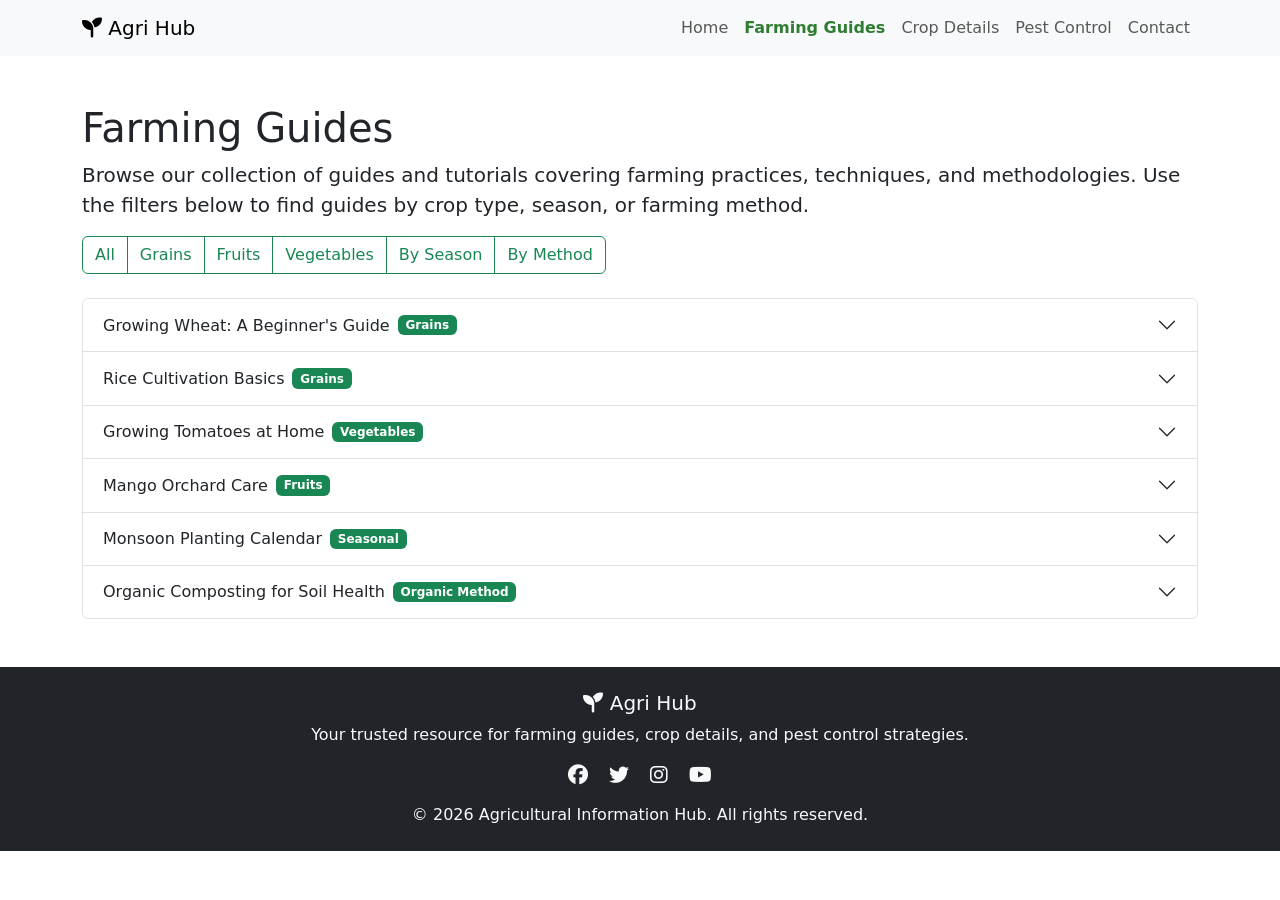
<file: static argiculture/farming-guides.html>
<!DOCTYPE html>
<html lang="en">
<head>
  <meta charset="UTF-8">
  <meta name="viewport" content="width=device-width, initial-scale=1.0">
  <title>Farming Guides | Agricultural Information Hub</title>
  <meta name="description" content="Browse step-by-step farming guides categorized by crop type, season, and farming method.">
  <link href="https://cdn.jsdelivr.net/npm/bootstrap@5.3.3/dist/css/bootstrap.min.css" rel="stylesheet">
  <link href="https://cdnjs.cloudflare.com/ajax/libs/font-awesome/6.5.2/css/all.min.css" rel="stylesheet">
  <link href="css/custom.css" rel="stylesheet">
</head>
<body>

  <header>
    <nav class="navbar navbar-expand-lg navbar-light bg-light">
      <div class="container">
        <a class="navbar-brand" href="index.html"><i class="fa-solid fa-seedling"></i> Agri Hub</a>
        <button class="navbar-toggler" type="button" data-bs-toggle="collapse" data-bs-target="#navbarNav">
          <span class="navbar-toggler-icon"></span>
        </button>
        <div class="collapse navbar-collapse" id="navbarNav">
          <ul class="navbar-nav ms-auto">
            <li class="nav-item">
              <a class="nav-link" href="index.html">Home</a>
            </li>
            <li class="nav-item">
              <a class="nav-link" href="farming-guides.html">Farming Guides</a>
            </li>
            <li class="nav-item">
              <a class="nav-link" href="crop-details.html">Crop Details</a>
            </li>
            <li class="nav-item">
              <a class="nav-link" href="pest-control.html">Pest Control</a>
            </li>
            <li class="nav-item">
              <a class="nav-link" href="contact.html">Contact</a>
            </li>
          </ul>
        </div>
      </div>
    </nav>
  </header>

  <main class="container my-5">
    <h1>Farming Guides</h1>
    <p class="lead">
      Browse our collection of guides and tutorials covering farming practices, techniques, and methodologies.
      Use the filters below to find guides by crop type, season, or farming method.
    </p>

    <div class="btn-group flex-wrap mb-4" role="group">
      <button type="button" class="btn btn-outline-success filter-btn" data-category="all">All</button>
      <button type="button" class="btn btn-outline-success filter-btn" data-category="grains">Grains</button>
      <button type="button" class="btn btn-outline-success filter-btn" data-category="fruits">Fruits</button>
      <button type="button" class="btn btn-outline-success filter-btn" data-category="vegetables">Vegetables</button>
      <button type="button" class="btn btn-outline-success filter-btn" data-category="seasonal">By Season</button>
      <button type="button" class="btn btn-outline-success filter-btn" data-category="organic-method">By Method</button>
    </div>

    <div class="accordion" id="guidesAccordion">

      <div class="accordion-item" data-category="grains">
        <h2 class="accordion-header">
          <button class="accordion-button collapsed" type="button" data-bs-toggle="collapse" data-bs-target="#guide1">
            Growing Wheat: A Beginner's Guide <span class="badge bg-success ms-2">Grains</span>
          </button>
        </h2>
        <div id="guide1" class="accordion-collapse collapse" data-bs-parent="#guidesAccordion">
          <div class="accordion-body">
            <ol>
              <li>Choose a well-drained loamy soil and test its pH, aiming for 6.0 to 7.0.</li>
              <li>Sow seeds in early autumn or spring, spacing rows about 15 cm apart.</li>
              <li>Water regularly during germination, then reduce once seedlings are established.</li>
              <li>Apply nitrogen-rich fertilizer at the tillering stage for stronger stalks.</li>
              <li>Watch for rust and aphids, and treat early with organic sprays if spotted.</li>
              <li>Harvest when the grain heads turn golden brown and stalks are dry.</li>
            </ol>
            <p><strong>Tip:</strong> Rotate wheat with legumes each season to naturally replenish soil nitrogen.</p>
          </div>
        </div>
      </div>

      <div class="accordion-item" data-category="grains">
        <h2 class="accordion-header">
          <button class="accordion-button collapsed" type="button" data-bs-toggle="collapse" data-bs-target="#guide2">
            Rice Cultivation Basics <span class="badge bg-success ms-2">Grains</span>
          </button>
        </h2>
        <div id="guide2" class="accordion-collapse collapse" data-bs-parent="#guidesAccordion">
          <div class="accordion-body">
            <ol>
              <li>Prepare a flooded paddy field or a well-irrigated plot with clay-rich soil.</li>
              <li>Start seeds in a nursery bed for two to three weeks before transplanting.</li>
              <li>Transplant seedlings into the main field in rows about 20 cm apart.</li>
              <li>Maintain a shallow water level of 5 to 10 cm through most of the growing period.</li>
              <li>Drain the field two weeks before harvest to allow the soil to firm up.</li>
              <li>Harvest when about 80 percent of the grains have turned golden.</li>
            </ol>
            <p><strong>Tip:</strong> Keep the water level consistent, as fluctuating water stresses young rice plants.</p>
          </div>
        </div>
      </div>

      <div class="accordion-item" data-category="vegetables">
        <h2 class="accordion-header">
          <button class="accordion-button collapsed" type="button" data-bs-toggle="collapse" data-bs-target="#guide3">
            Growing Tomatoes at Home <span class="badge bg-success ms-2">Vegetables</span>
          </button>
        </h2>
        <div id="guide3" class="accordion-collapse collapse" data-bs-parent="#guidesAccordion">
          <div class="accordion-body">
            <ol>
              <li>Start seeds indoors about six weeks before the last expected frost.</li>
              <li>Transplant seedlings outdoors once they have four true leaves and nights stay warm.</li>
              <li>Space plants 45 to 60 cm apart in full sun with well-drained soil.</li>
              <li>Stake or cage plants early to support them as they grow.</li>
              <li>Water deeply and consistently to prevent blossom end rot.</li>
              <li>Harvest fruit when fully colored but still firm to the touch.</li>
            </ol>
            <p><strong>Tip:</strong> Pinch off side shoots on indeterminate varieties to focus energy on fruit production.</p>
          </div>
        </div>
      </div>

      <div class="accordion-item" data-category="fruits">
        <h2 class="accordion-header">
          <button class="accordion-button collapsed" type="button" data-bs-toggle="collapse" data-bs-target="#guide4">
            Mango Orchard Care <span class="badge bg-success ms-2">Fruits</span>
          </button>
        </h2>
        <div id="guide4" class="accordion-collapse collapse" data-bs-parent="#guidesAccordion">
          <div class="accordion-body">
            <ol>
              <li>Plant grafted saplings 8 to 10 meters apart in well-drained, sandy loam soil.</li>
              <li>Water young trees regularly for the first two years to establish roots.</li>
              <li>Prune after harvest each year to keep an open canopy for airflow.</li>
              <li>Apply organic compost around the base before the flowering season.</li>
              <li>Protect flowers from hoppers and mildew with neem-based sprays.</li>
              <li>Harvest fruit when it develops a slight color change and a sweet aroma near the stem.</li>
            </ol>
            <p><strong>Tip:</strong> Avoid heavy nitrogen fertilizer close to flowering, as it can reduce fruit set.</p>
          </div>
        </div>
      </div>

      <div class="accordion-item" data-category="seasonal">
        <h2 class="accordion-header">
          <button class="accordion-button collapsed" type="button" data-bs-toggle="collapse" data-bs-target="#guide5">
            Monsoon Planting Calendar <span class="badge bg-success ms-2">Seasonal</span>
          </button>
        </h2>
        <div id="guide5" class="accordion-collapse collapse" data-bs-parent="#guidesAccordion">
          <div class="accordion-body">
            <ol>
              <li>Prepare fields before the rains by clearing debris and improving drainage channels.</li>
              <li>Sow rice, maize, and pulses at the start of the monsoon for maximum rainfall benefit.</li>
              <li>Build raised beds for vegetables to prevent waterlogging.</li>
              <li>Monitor for fungal diseases, which spread quickly in humid conditions.</li>
              <li>Apply mulch to reduce soil erosion from heavy rainfall.</li>
              <li>Plan harvest timing around breaks in the rains to avoid crop damage.</li>
            </ol>
            <p><strong>Tip:</strong> Keep a close eye on weather forecasts to time fertilizer application between rain events.</p>
          </div>
        </div>
      </div>

      <div class="accordion-item" data-category="organic-method">
        <h2 class="accordion-header">
          <button class="accordion-button collapsed" type="button" data-bs-toggle="collapse" data-bs-target="#guide6">
            Organic Composting for Soil Health <span class="badge bg-success ms-2">Organic Method</span>
          </button>
        </h2>
        <div id="guide6" class="accordion-collapse collapse" data-bs-parent="#guidesAccordion">
          <div class="accordion-body">
            <ol>
              <li>Collect a mix of green waste, such as vegetable scraps, and brown waste, such as dry leaves.</li>
              <li>Layer greens and browns in roughly equal parts in a compost bin or pile.</li>
              <li>Turn the pile every one to two weeks to aerate and speed up decomposition.</li>
              <li>Keep the pile as moist as a wrung-out sponge, watering if it dries out.</li>
              <li>Let the compost mature for two to three months until it becomes dark and crumbly.</li>
              <li>Mix finished compost into topsoil before planting to boost fertility.</li>
            </ol>
            <p><strong>Tip:</strong> Avoid adding meat, dairy, or oily foods to the pile as they attract pests and slow composting.</p>
          </div>
        </div>
      </div>

    </div>
  </main>

  <footer class="py-4 mt-5">
    <div class="container text-center">
      <h5><i class="fa-solid fa-seedling"></i> Agri Hub</h5>
      <p>Your trusted resource for farming guides, crop details, and pest control strategies.</p>
      <div class="mb-3">
        <a href="#" class="me-3"><i class="fa-brands fa-facebook fa-lg"></i></a>
        <a href="#" class="me-3"><i class="fa-brands fa-twitter fa-lg"></i></a>
        <a href="#" class="me-3"><i class="fa-brands fa-instagram fa-lg"></i></a>
        <a href="#"><i class="fa-brands fa-youtube fa-lg"></i></a>
      </div>
      <p class="mb-0">&copy; <span id="year"></span> Agricultural Information Hub. All rights reserved.</p>
    </div>
  </footer>

  <script src="https://cdn.jsdelivr.net/npm/bootstrap@5.3.3/dist/js/bootstrap.bundle.min.js"></script>
  <script src="js/navbar.js"></script>
  <script src="js/guide-filter.js"></script>
</body>
</html>
</file>
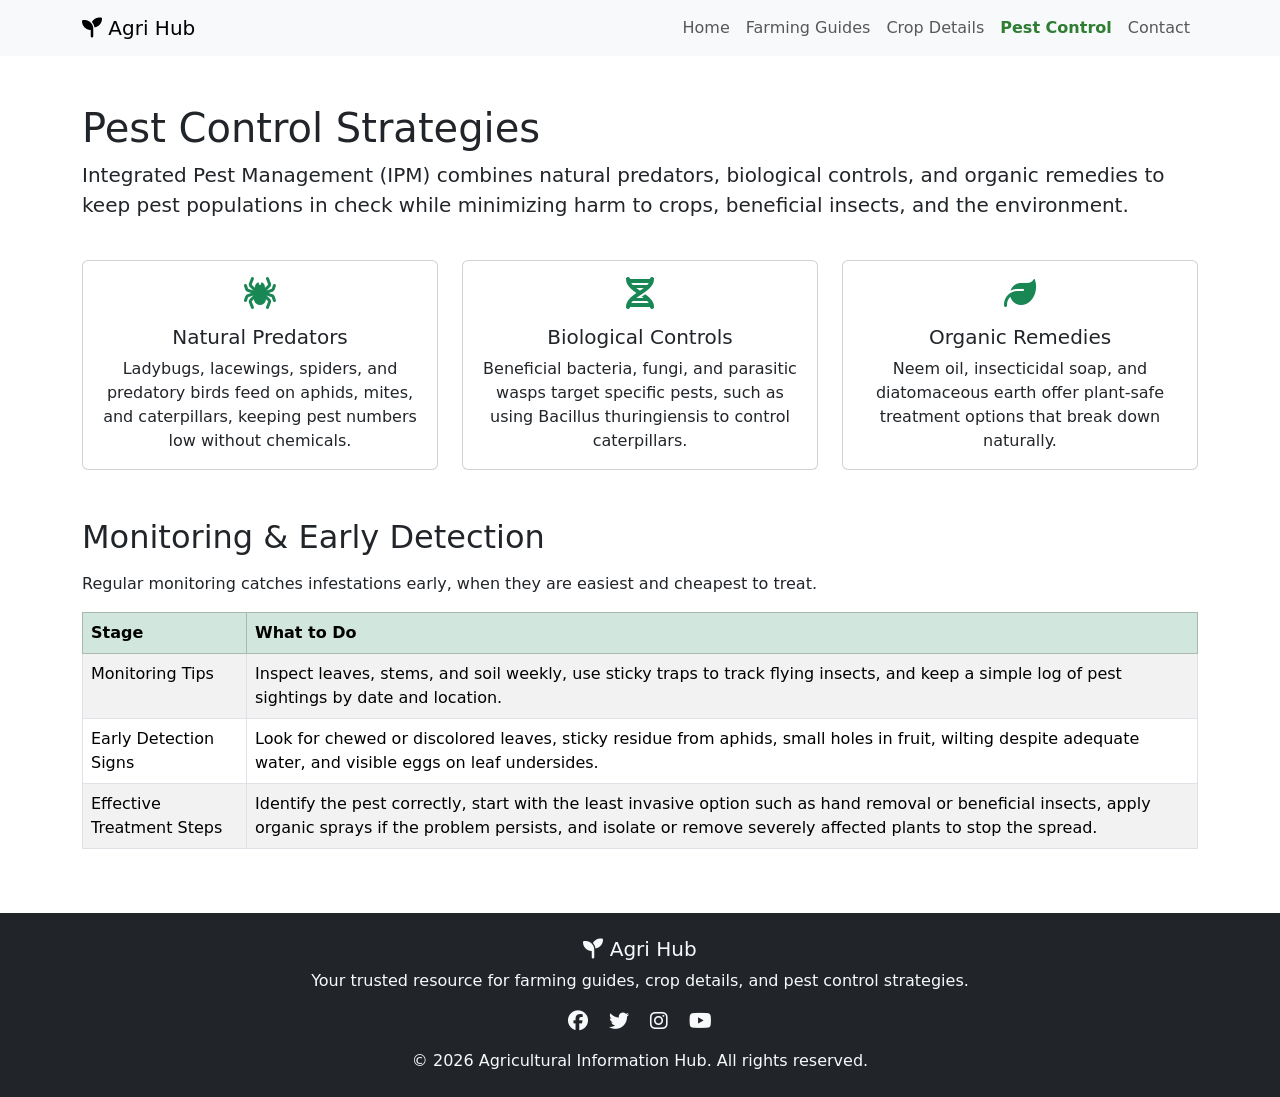
<file: static argiculture/pest-control.html>
<!DOCTYPE html>
<html lang="en">
<head>
  <meta charset="UTF-8">
  <meta name="viewport" content="width=device-width, initial-scale=1.0">
  <title>Pest Control | Agricultural Information Hub</title>
  <meta name="description" content="Integrated pest management strategies including natural predators, biological controls, organic remedies, and early detection tips.">
  <link href="https://cdn.jsdelivr.net/npm/bootstrap@5.3.3/dist/css/bootstrap.min.css" rel="stylesheet">
  <link href="https://cdnjs.cloudflare.com/ajax/libs/font-awesome/6.5.2/css/all.min.css" rel="stylesheet">
  <link href="css/custom.css" rel="stylesheet">
</head>
<body>

  <header>
    <nav class="navbar navbar-expand-lg navbar-light bg-light">
      <div class="container">
        <a class="navbar-brand" href="index.html"><i class="fa-solid fa-seedling"></i> Agri Hub</a>
        <button class="navbar-toggler" type="button" data-bs-toggle="collapse" data-bs-target="#navbarNav">
          <span class="navbar-toggler-icon"></span>
        </button>
        <div class="collapse navbar-collapse" id="navbarNav">
          <ul class="navbar-nav ms-auto">
            <li class="nav-item">
              <a class="nav-link" href="index.html">Home</a>
            </li>
            <li class="nav-item">
              <a class="nav-link" href="farming-guides.html">Farming Guides</a>
            </li>
            <li class="nav-item">
              <a class="nav-link" href="crop-details.html">Crop Details</a>
            </li>
            <li class="nav-item">
              <a class="nav-link" href="pest-control.html">Pest Control</a>
            </li>
            <li class="nav-item">
              <a class="nav-link" href="contact.html">Contact</a>
            </li>
          </ul>
        </div>
      </div>
    </nav>
  </header>

  <main class="container my-5">
    <h1>Pest Control Strategies</h1>
    <p class="lead">
      Integrated Pest Management (IPM) combines natural predators, biological controls, and organic remedies
      to keep pest populations in check while minimizing harm to crops, beneficial insects, and the environment.
    </p>

    <div class="row g-4 my-2">
      <div class="col-md-4">
        <div class="card h-100 text-center">
          <div class="card-body">
            <i class="fa-solid fa-spider fa-2x mb-3 text-success"></i>
            <h3 class="card-title h5">Natural Predators</h3>
            <p class="card-text">Ladybugs, lacewings, spiders, and predatory birds feed on aphids, mites, and caterpillars, keeping pest numbers low without chemicals.</p>
          </div>
        </div>
      </div>
      <div class="col-md-4">
        <div class="card h-100 text-center">
          <div class="card-body">
            <i class="fa-solid fa-dna fa-2x mb-3 text-success"></i>
            <h3 class="card-title h5">Biological Controls</h3>
            <p class="card-text">Beneficial bacteria, fungi, and parasitic wasps target specific pests, such as using Bacillus thuringiensis to control caterpillars.</p>
          </div>
        </div>
      </div>
      <div class="col-md-4">
        <div class="card h-100 text-center">
          <div class="card-body">
            <i class="fa-solid fa-leaf fa-2x mb-3 text-success"></i>
            <h3 class="card-title h5">Organic Remedies</h3>
            <p class="card-text">Neem oil, insecticidal soap, and diatomaceous earth offer plant-safe treatment options that break down naturally.</p>
          </div>
        </div>
      </div>
    </div>

    <h2 class="mt-5 mb-3">Monitoring & Early Detection</h2>
    <p>Regular monitoring catches infestations early, when they are easiest and cheapest to treat.</p>
    <div class="table-responsive">
      <table class="table table-bordered table-striped">
        <thead class="table-success">
          <tr>
            <th>Stage</th>
            <th>What to Do</th>
          </tr>
        </thead>
        <tbody>
          <tr>
            <td>Monitoring Tips</td>
            <td>Inspect leaves, stems, and soil weekly, use sticky traps to track flying insects, and keep a simple log of pest sightings by date and location.</td>
          </tr>
          <tr>
            <td>Early Detection Signs</td>
            <td>Look for chewed or discolored leaves, sticky residue from aphids, small holes in fruit, wilting despite adequate water, and visible eggs on leaf undersides.</td>
          </tr>
          <tr>
            <td>Effective Treatment Steps</td>
            <td>Identify the pest correctly, start with the least invasive option such as hand removal or beneficial insects, apply organic sprays if the problem persists, and isolate or remove severely affected plants to stop the spread.</td>
          </tr>
        </tbody>
      </table>
    </div>
  </main>

  <footer class="py-4 mt-5">
    <div class="container text-center">
      <h5><i class="fa-solid fa-seedling"></i> Agri Hub</h5>
      <p>Your trusted resource for farming guides, crop details, and pest control strategies.</p>
      <div class="mb-3">
        <a href="#" class="me-3"><i class="fa-brands fa-facebook fa-lg"></i></a>
        <a href="#" class="me-3"><i class="fa-brands fa-twitter fa-lg"></i></a>
        <a href="#" class="me-3"><i class="fa-brands fa-instagram fa-lg"></i></a>
        <a href="#"><i class="fa-brands fa-youtube fa-lg"></i></a>
      </div>
      <p class="mb-0">&copy; <span id="year"></span> Agricultural Information Hub. All rights reserved.</p>
    </div>
  </footer>

  <script src="https://cdn.jsdelivr.net/npm/bootstrap@5.3.3/dist/js/bootstrap.bundle.min.js"></script>
  <script src="js/navbar.js"></script>
</body>
</html>
</file>
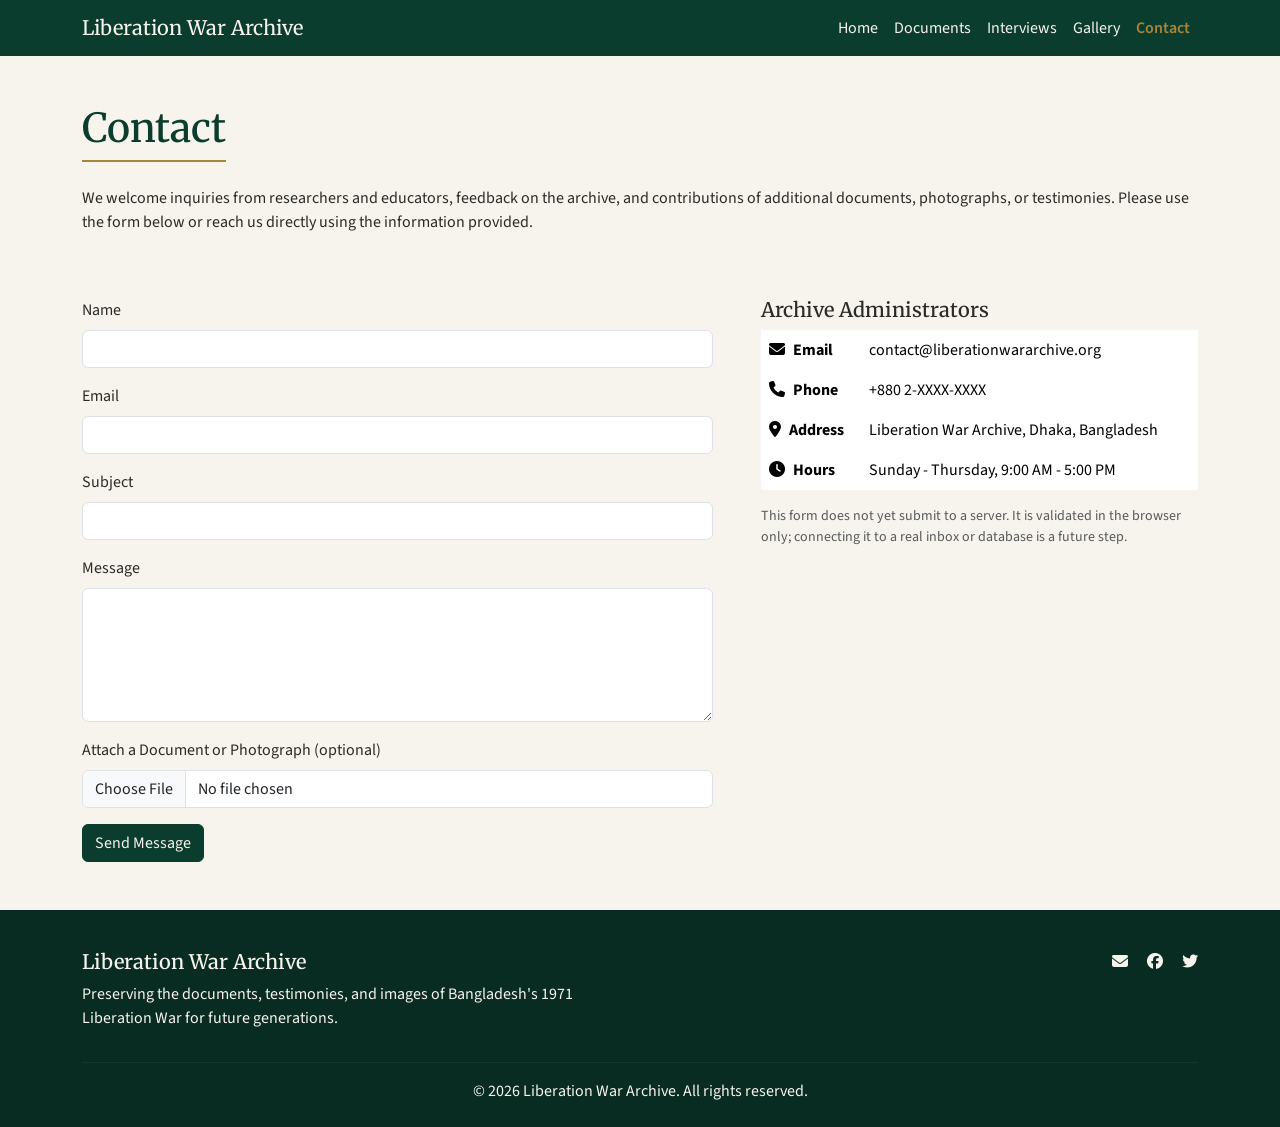
<file: static liberation-war/contact.html>
<!DOCTYPE html>
<html lang="en">
<head>
  <meta charset="UTF-8">
  <meta name="viewport" content="width=device-width, initial-scale=1.0">
  <title>Contact | Liberation War Archive</title>
  <meta name="description" content="Contact the Liberation War Archive team with inquiries, feedback, or contributions of documents and photographs.">
  <link href="https://cdn.jsdelivr.net/npm/bootstrap@5.3.3/dist/css/bootstrap.min.css" rel="stylesheet">
  <link href="https://cdnjs.cloudflare.com/ajax/libs/font-awesome/6.5.2/css/all.min.css" rel="stylesheet">
  <link href="https://fonts.googleapis.com/css2?family=Merriweather:wght@700&family=Source+Sans+3:wght@400;600&display=swap" rel="stylesheet">
  <link href="css/custom.css" rel="stylesheet">
</head>
<body>

  <nav class="navbar navbar-dark navbar-archive navbar-expand-lg">
    <div class="container">
      <a class="navbar-brand" href="index.html">Liberation War Archive</a>
      <button class="navbar-toggler" type="button" data-bs-toggle="collapse" data-bs-target="#mainNav">
        <span class="navbar-toggler-icon"></span>
      </button>
      <div class="collapse navbar-collapse" id="mainNav">
        <ul class="navbar-nav ms-auto">
          <li class="nav-item"><a class="nav-link" href="index.html">Home</a></li>
          <li class="nav-item"><a class="nav-link" href="documents.html">Documents</a></li>
          <li class="nav-item"><a class="nav-link" href="interviews.html">Interviews</a></li>
          <li class="nav-item"><a class="nav-link" href="gallery.html">Gallery</a></li>
          <li class="nav-item"><a class="nav-link" href="contact.html">Contact</a></li>
        </ul>
      </div>
    </div>
  </nav>

  <main class="container my-5">
    <h1 class="section-heading">Contact</h1>
    <p>We welcome inquiries from researchers and educators, feedback on the archive, and contributions of additional documents, photographs, or testimonies. Please use the form below or reach us directly using the information provided.</p>

    <div class="row g-5 mt-2">
      <div class="col-lg-7">
        <form id="contactForm" novalidate>
          <div class="mb-3">
            <label for="name" class="form-label">Name</label>
            <input type="text" class="form-control" id="name" name="name" required>
            <div class="invalid-feedback">Please enter your name.</div>
          </div>
          <div class="mb-3">
            <label for="email" class="form-label">Email</label>
            <input type="email" class="form-control" id="email" name="email" required>
            <div class="invalid-feedback">Please enter a valid email address.</div>
          </div>
          <div class="mb-3">
            <label for="subject" class="form-label">Subject</label>
            <input type="text" class="form-control" id="subject" name="subject" required>
            <div class="invalid-feedback">Please enter a subject.</div>
          </div>
          <div class="mb-3">
            <label for="message" class="form-label">Message</label>
            <textarea class="form-control" id="message" name="message" rows="5" required></textarea>
            <div class="invalid-feedback">Please enter a message.</div>
          </div>
          <div class="mb-3">
            <label for="attachment" class="form-label">Attach a Document or Photograph (optional)</label>
            <input type="file" class="form-control" id="attachment" name="attachment">
          </div>
          <div class="alert alert-success d-none" id="formSuccessAlert" role="alert">
            Thank you for your message. We will respond as soon as possible.
          </div>
          <button type="submit" class="btn btn-archive">Send Message</button>
        </form>
      </div>

      <div class="col-lg-5">
        <h2 class="h5">Archive Administrators</h2>
        <table class="table table-borderless">
          <tbody>
            <tr>
              <th scope="row"><i class="fa-solid fa-envelope me-2"></i>Email</th>
              <td>contact@liberationwararchive.org</td>
            </tr>
            <tr>
              <th scope="row"><i class="fa-solid fa-phone me-2"></i>Phone</th>
              <td>+880 2-XXXX-XXXX</td>
            </tr>
            <tr>
              <th scope="row"><i class="fa-solid fa-location-dot me-2"></i>Address</th>
              <td>Liberation War Archive, Dhaka, Bangladesh</td>
            </tr>
            <tr>
              <th scope="row"><i class="fa-solid fa-clock me-2"></i>Hours</th>
              <td>Sunday - Thursday, 9:00 AM - 5:00 PM</td>
            </tr>
          </tbody>
        </table>
        <p class="small text-muted">This form does not yet submit to a server. It is validated in the browser only; connecting it to a real inbox or database is a future step.</p>
      </div>
    </div>
  </main>

  <footer class="footer-archive">
    <div class="container">
      <div class="row">
        <div class="col-md-6">
          <h5>Liberation War Archive</h5>
          <p>Preserving the documents, testimonies, and images of Bangladesh's 1971 Liberation War for future generations.</p>
        </div>
        <div class="col-md-6 text-md-end">
          <a href="contact.html" class="me-3"><i class="fa-solid fa-envelope"></i></a>
          <a href="#" class="me-3"><i class="fa-brands fa-facebook"></i></a>
          <a href="#"><i class="fa-brands fa-twitter"></i></a>
        </div>
      </div>
      <hr>
      <p class="text-center mb-0">&copy; <span id="year"></span> Liberation War Archive. All rights reserved.</p>
    </div>
  </footer>

  <script src="https://cdn.jsdelivr.net/npm/bootstrap@5.3.3/dist/js/bootstrap.bundle.min.js"></script>
  <script src="js/navbar.js"></script>
  <script src="js/form-validation.js"></script>
</body>
</html>
</file>
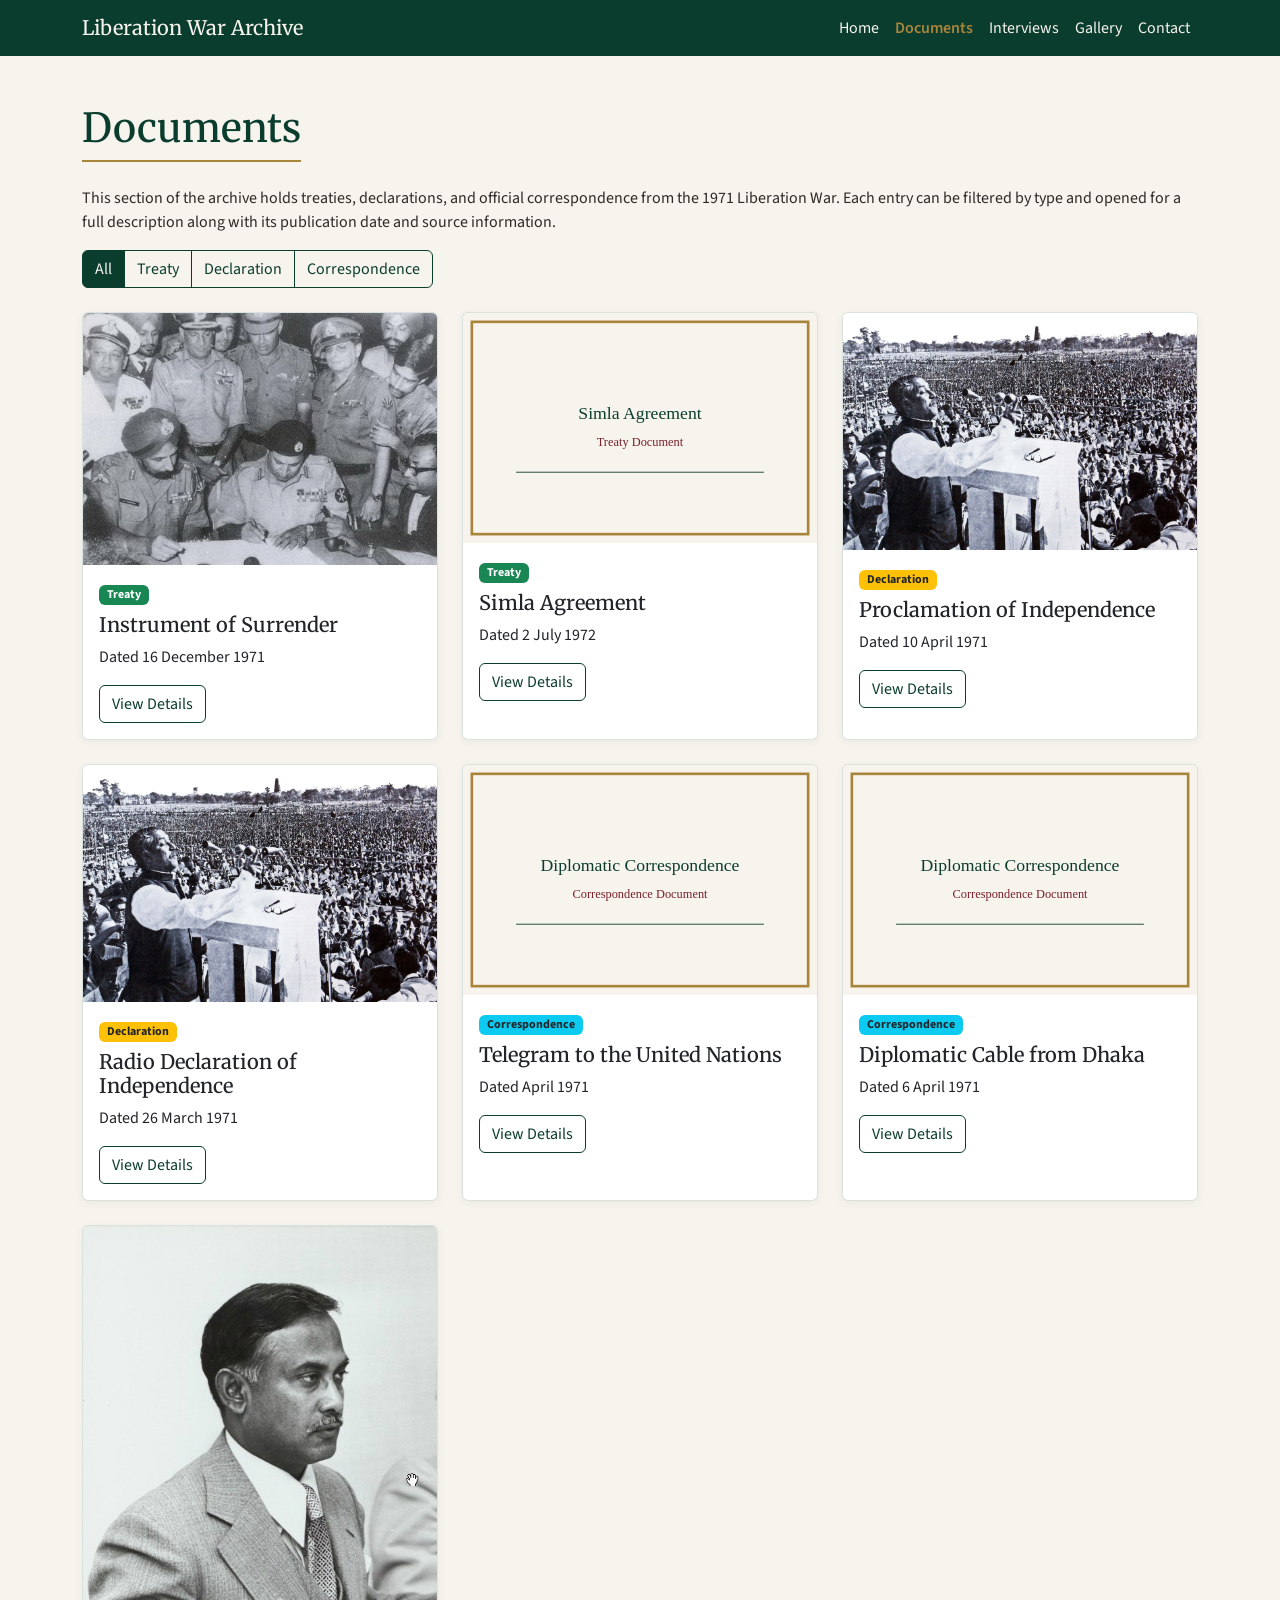
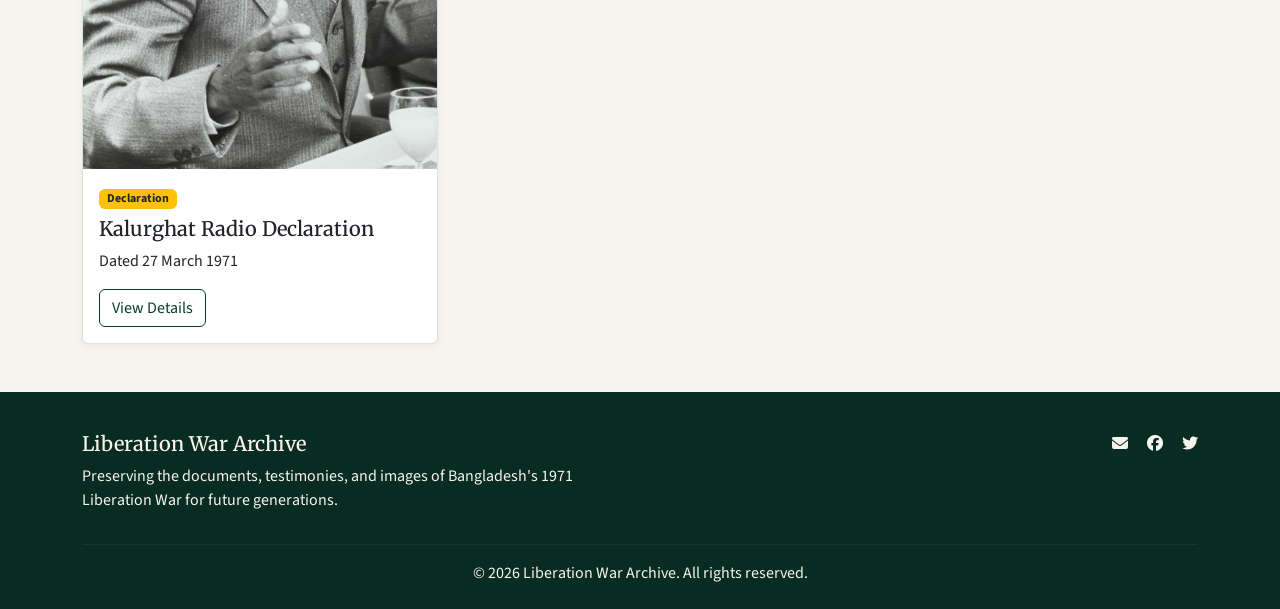
<file: static liberation-war/documents.html>
<!DOCTYPE html>
<html lang="en">
<head>
  <meta charset="UTF-8">
  <meta name="viewport" content="width=device-width, initial-scale=1.0">
  <title>Documents | Liberation War Archive</title>
  <meta name="description" content="Browse treaties, declarations, and official correspondence from Bangladesh's 1971 Liberation War, filterable by document type.">
  <link href="https://cdn.jsdelivr.net/npm/bootstrap@5.3.3/dist/css/bootstrap.min.css" rel="stylesheet">
  <link href="https://cdnjs.cloudflare.com/ajax/libs/font-awesome/6.5.2/css/all.min.css" rel="stylesheet">
  <link href="https://fonts.googleapis.com/css2?family=Merriweather:wght@700&family=Source+Sans+3:wght@400;600&display=swap" rel="stylesheet">
  <link href="css/custom.css" rel="stylesheet">
</head>
<body>

  <nav class="navbar navbar-dark navbar-archive navbar-expand-lg">
    <div class="container">
      <a class="navbar-brand" href="index.html">Liberation War Archive</a>
      <button class="navbar-toggler" type="button" data-bs-toggle="collapse" data-bs-target="#mainNav">
        <span class="navbar-toggler-icon"></span>
      </button>
      <div class="collapse navbar-collapse" id="mainNav">
        <ul class="navbar-nav ms-auto">
          <li class="nav-item"><a class="nav-link" href="index.html">Home</a></li>
          <li class="nav-item"><a class="nav-link" href="documents.html">Documents</a></li>
          <li class="nav-item"><a class="nav-link" href="interviews.html">Interviews</a></li>
          <li class="nav-item"><a class="nav-link" href="gallery.html">Gallery</a></li>
          <li class="nav-item"><a class="nav-link" href="contact.html">Contact</a></li>
        </ul>
      </div>
    </div>
  </nav>

  <main class="container my-5">
    <h1 class="section-heading">Documents</h1>
    <p>This section of the archive holds treaties, declarations, and official correspondence from the 1971 Liberation War. Each entry can be filtered by type and opened for a full description along with its publication date and source information.</p>

    <div class="btn-group mb-4" id="documentFilterGroup" role="group" aria-label="Document type filter">
      <button type="button" class="btn btn-archive" data-category="all">All</button>
      <button type="button" class="btn btn-outline-archive" data-category="treaty">Treaty</button>
      <button type="button" class="btn btn-outline-archive" data-category="declaration">Declaration</button>
      <button type="button" class="btn btn-outline-archive" data-category="correspondence">Correspondence</button>
    </div>

    <div class="row g-4" id="documentGrid">

      <div class="col-md-4 document-item" data-category="treaty">
        <div class="card card-archive h-100">
          <img src="assets/images/documents/treaty-instrument-of-surrender.jpg" class="card-img-top" alt="Photograph of the Instrument of Surrender signing, 16 December 1971">
          <div class="card-body">
            <span class="badge bg-success mb-2">Treaty</span>
            <h3 class="h5 card-title">Instrument of Surrender</h3>
            <p class="card-text">Dated 16 December 1971</p>
            <button type="button" class="btn btn-outline-archive" data-bs-toggle="modal" data-bs-target="#doc1">View Details</button>
          </div>
        </div>
      </div>

      <div class="col-md-4 document-item" data-category="treaty">
        <div class="card card-archive h-100">
          <img src="assets/images/documents/treaty-generic.svg" class="card-img-top" alt="Simla Agreement document">
          <div class="card-body">
            <span class="badge bg-success mb-2">Treaty</span>
            <h3 class="h5 card-title">Simla Agreement</h3>
            <p class="card-text">Dated 2 July 1972</p>
            <button type="button" class="btn btn-outline-archive" data-bs-toggle="modal" data-bs-target="#doc2">View Details</button>
          </div>
        </div>
      </div>

      <div class="col-md-4 document-item" data-category="declaration">
        <div class="card card-archive h-100">
          <img src="assets/images/documents/declaration-7march-speech.jpg" class="card-img-top" alt="Photograph of the 7 March 1971 speech at Ramna Race Course, Dhaka">
          <div class="card-body">
            <span class="badge bg-warning text-dark mb-2">Declaration</span>
            <h3 class="h5 card-title">Proclamation of Independence</h3>
            <p class="card-text">Dated 10 April 1971</p>
            <button type="button" class="btn btn-outline-archive" data-bs-toggle="modal" data-bs-target="#doc3">View Details</button>
          </div>
        </div>
      </div>

      <div class="col-md-4 document-item" data-category="declaration">
        <div class="card card-archive h-100">
          <img src="assets/images/documents/declaration-7march-speech.jpg" class="card-img-top" alt="Photograph of the 7 March 1971 speech at Ramna Race Course, Dhaka">
          <div class="card-body">
            <span class="badge bg-warning text-dark mb-2">Declaration</span>
            <h3 class="h5 card-title">Radio Declaration of Independence</h3>
            <p class="card-text">Dated 26 March 1971</p>
            <button type="button" class="btn btn-outline-archive" data-bs-toggle="modal" data-bs-target="#doc4">View Details</button>
          </div>
        </div>
      </div>

      <div class="col-md-4 document-item" data-category="correspondence">
        <div class="card card-archive h-100">
          <img src="assets/images/documents/correspondence.svg" class="card-img-top" alt="Telegram to the United Nations document">
          <div class="card-body">
            <span class="badge bg-info text-dark mb-2">Correspondence</span>
            <h3 class="h5 card-title">Telegram to the United Nations</h3>
            <p class="card-text">Dated April 1971</p>
            <button type="button" class="btn btn-outline-archive" data-bs-toggle="modal" data-bs-target="#doc5">View Details</button>
          </div>
        </div>
      </div>

      <div class="col-md-4 document-item" data-category="correspondence">
        <div class="card card-archive h-100">
          <img src="assets/images/documents/correspondence.svg" class="card-img-top" alt="Diplomatic cable document">
          <div class="card-body">
            <span class="badge bg-info text-dark mb-2">Correspondence</span>
            <h3 class="h5 card-title">Diplomatic Cable from Dhaka</h3>
            <p class="card-text">Dated 6 April 1971</p>
            <button type="button" class="btn btn-outline-archive" data-bs-toggle="modal" data-bs-target="#doc6">View Details</button>
          </div>
        </div>
      </div>

      <div class="col-md-4 document-item" data-category="declaration">
        <div class="card card-archive h-100">
          <img src="assets/images/documents/zia-portrait.jpg" class="card-img-top" alt="Portrait of Major Ziaur Rahman">
          <div class="card-body">
            <span class="badge bg-warning text-dark mb-2">Declaration</span>
            <h3 class="h5 card-title">Kalurghat Radio Declaration</h3>
            <p class="card-text">Dated 27 March 1971</p>
            <button type="button" class="btn btn-outline-archive" data-bs-toggle="modal" data-bs-target="#doc7">View Details</button>
          </div>
        </div>
      </div>

    </div>
  </main>

  <div class="modal fade" id="doc1" tabindex="-1" aria-labelledby="doc1Label" aria-hidden="true">
    <div class="modal-dialog modal-dialog-centered modal-lg">
      <div class="modal-content">
        <div class="modal-header">
          <h5 class="modal-title" id="doc1Label">Instrument of Surrender</h5>
          <button type="button" class="btn-close" data-bs-dismiss="modal" aria-label="Close"></button>
        </div>
        <div class="modal-body">
          <p>The Instrument of Surrender was signed on 16 December 1971 at the Racecourse Ground in Dhaka, marking the formal surrender of Pakistani forces to the Allied Forces of the Mitro Bahini, made up of the Bangladesh Liberation Forces and the Indian Armed Forces. The signing brought an end to the nine-month war and is commemorated in Bangladesh as Victory Day.</p>
          <table class="table table-bordered">
            <tbody>
              <tr><th scope="row">Publication Date</th><td>16 December 1971</td></tr>
              <tr><th scope="row">Source Information</th><td>Bangladesh National Archives. Photograph: Government of India, released under the Government Open Data License &ndash; India (GODL), via Wikimedia Commons.</td></tr>
            </tbody>
          </table>
        </div>
      </div>
    </div>
  </div>

  <div class="modal fade" id="doc2" tabindex="-1" aria-labelledby="doc2Label" aria-hidden="true">
    <div class="modal-dialog modal-dialog-centered modal-lg">
      <div class="modal-content">
        <div class="modal-header">
          <h5 class="modal-title" id="doc2Label">Simla Agreement</h5>
          <button type="button" class="btn-close" data-bs-dismiss="modal" aria-label="Close"></button>
        </div>
        <div class="modal-body">
          <p>The Simla Agreement was a peace treaty signed between India and Pakistan following the 1971 war. It set out the principles that would govern future relations between the two countries, including the Line of Control in Kashmir, and formed part of the broader diplomatic resolution that followed Bangladesh's independence.</p>
          <table class="table table-bordered">
            <tbody>
              <tr><th scope="row">Publication Date</th><td>2 July 1972</td></tr>
              <tr><th scope="row">Source Information</th><td>Ministry of External Affairs, India</td></tr>
            </tbody>
          </table>
        </div>
      </div>
    </div>
  </div>

  <div class="modal fade" id="doc3" tabindex="-1" aria-labelledby="doc3Label" aria-hidden="true">
    <div class="modal-dialog modal-dialog-centered modal-lg">
      <div class="modal-content">
        <div class="modal-header">
          <h5 class="modal-title" id="doc3Label">Proclamation of Independence</h5>
          <button type="button" class="btn-close" data-bs-dismiss="modal" aria-label="Close"></button>
        </div>
        <div class="modal-body">
          <p>The Proclamation of Independence was adopted by the Mujibnagar Government, formally establishing the legal and constitutional basis for Bangladesh's independence. It retroactively recognized the declaration made on 26 March 1971 and established the framework for the provisional government during the war.</p>
          <table class="table table-bordered">
            <tbody>
              <tr><th scope="row">Publication Date</th><td>10 April 1971</td></tr>
              <tr><th scope="row">Source Information</th><td>Mujibnagar Government Records. Photograph: Press Information Department, Government of Bangladesh (public domain), via Wikimedia Commons.</td></tr>
            </tbody>
          </table>
        </div>
      </div>
    </div>
  </div>

  <div class="modal fade" id="doc4" tabindex="-1" aria-labelledby="doc4Label" aria-hidden="true">
    <div class="modal-dialog modal-dialog-centered modal-lg">
      <div class="modal-content">
        <div class="modal-header">
          <h5 class="modal-title" id="doc4Label">Radio Declaration of Independence</h5>
          <button type="button" class="btn-close" data-bs-dismiss="modal" aria-label="Close"></button>
        </div>
        <div class="modal-body">
          <p>In the early hours of 26 March 1971, a declaration of independence was transmitted by radio from Chittagong, informing the nation and the world that Bangladesh had declared itself independent following the crackdown that began the previous night. This broadcast is regarded as the first formal announcement of independence.</p>
          <table class="table table-bordered">
            <tbody>
              <tr><th scope="row">Publication Date</th><td>26 March 1971</td></tr>
              <tr><th scope="row">Source Information</th><td>Independent Bangladesh Radio Archives. Photograph: Press Information Department, Government of Bangladesh (public domain), via Wikimedia Commons.</td></tr>
            </tbody>
          </table>
        </div>
      </div>
    </div>
  </div>

  <div class="modal fade" id="doc5" tabindex="-1" aria-labelledby="doc5Label" aria-hidden="true">
    <div class="modal-dialog modal-dialog-centered modal-lg">
      <div class="modal-content">
        <div class="modal-header">
          <h5 class="modal-title" id="doc5Label">Telegram to the United Nations</h5>
          <button type="button" class="btn-close" data-bs-dismiss="modal" aria-label="Close"></button>
        </div>
        <div class="modal-body">
          <p>During the early months of the war, the Provisional Government of Bangladesh sent telegrams to the United Nations Secretary-General and to foreign governments, appealing for international recognition and humanitarian assistance for the millions of refugees crossing into India.</p>
          <table class="table table-bordered">
            <tbody>
              <tr><th scope="row">Publication Date</th><td>April 1971</td></tr>
              <tr><th scope="row">Source Information</th><td>United Nations Archives</td></tr>
            </tbody>
          </table>
        </div>
      </div>
    </div>
  </div>

  <div class="modal fade" id="doc6" tabindex="-1" aria-labelledby="doc6Label" aria-hidden="true">
    <div class="modal-dialog modal-dialog-centered modal-lg">
      <div class="modal-content">
        <div class="modal-header">
          <h5 class="modal-title" id="doc6Label">Diplomatic Cable from Dhaka</h5>
          <button type="button" class="btn-close" data-bs-dismiss="modal" aria-label="Close"></button>
        </div>
        <div class="modal-body">
          <p>In early April 1971, diplomatic staff based in Dhaka sent cables to their home government describing the unfolding violence and expressing dissent over the official response to the crisis. These cables are now studied as important firsthand diplomatic records of the period.</p>
          <table class="table table-bordered">
            <tbody>
              <tr><th scope="row">Publication Date</th><td>6 April 1971</td></tr>
              <tr><th scope="row">Source Information</th><td>Foreign Ministry Archival Records</td></tr>
            </tbody>
          </table>
        </div>
      </div>
    </div>
  </div>

  <div class="modal fade" id="doc7" tabindex="-1" aria-labelledby="doc7Label" aria-hidden="true">
    <div class="modal-dialog modal-dialog-centered modal-lg">
      <div class="modal-content">
        <div class="modal-header">
          <h5 class="modal-title" id="doc7Label">Kalurghat Radio Declaration</h5>
          <button type="button" class="btn-close" data-bs-dismiss="modal" aria-label="Close"></button>
        </div>
        <div class="modal-body">
          <p>On 27 March 1971, Major Ziaur Rahman of the Bengal Regiment broadcast a declaration of independence over the Swadhin Bangla Betar Kendra radio station at Kalurghat, near Chittagong, on behalf of Sheikh Mujibur Rahman. The broadcast, made as regional resistance was organizing after the crackdown of 25 March, was rebroadcast over the following days and helped spread news of the resistance across the region and internationally.</p>
          <table class="table table-bordered">
            <tbody>
              <tr><th scope="row">Publication Date</th><td>27 March 1971</td></tr>
              <tr><th scope="row">Source Information</th><td>Swadhin Bangla Betar Kendra broadcast records. Portrait: Nationaal Archief / Spaarnestad Photo, CC BY-SA 3.0 NL, via Wikimedia Commons.</td></tr>
            </tbody>
          </table>
        </div>
      </div>
    </div>
  </div>

  <footer class="footer-archive">
    <div class="container">
      <div class="row">
        <div class="col-md-6">
          <h5>Liberation War Archive</h5>
          <p>Preserving the documents, testimonies, and images of Bangladesh's 1971 Liberation War for future generations.</p>
        </div>
        <div class="col-md-6 text-md-end">
          <a href="contact.html" class="me-3"><i class="fa-solid fa-envelope"></i></a>
          <a href="#" class="me-3"><i class="fa-brands fa-facebook"></i></a>
          <a href="#"><i class="fa-brands fa-twitter"></i></a>
        </div>
      </div>
      <hr>
      <p class="text-center mb-0">&copy; <span id="year"></span> Liberation War Archive. All rights reserved.</p>
    </div>
  </footer>

  <script src="https://cdn.jsdelivr.net/npm/bootstrap@5.3.3/dist/js/bootstrap.bundle.min.js"></script>
  <script src="js/navbar.js"></script>
  <script src="js/document-filter.js"></script>
</body>
</html>
</file>
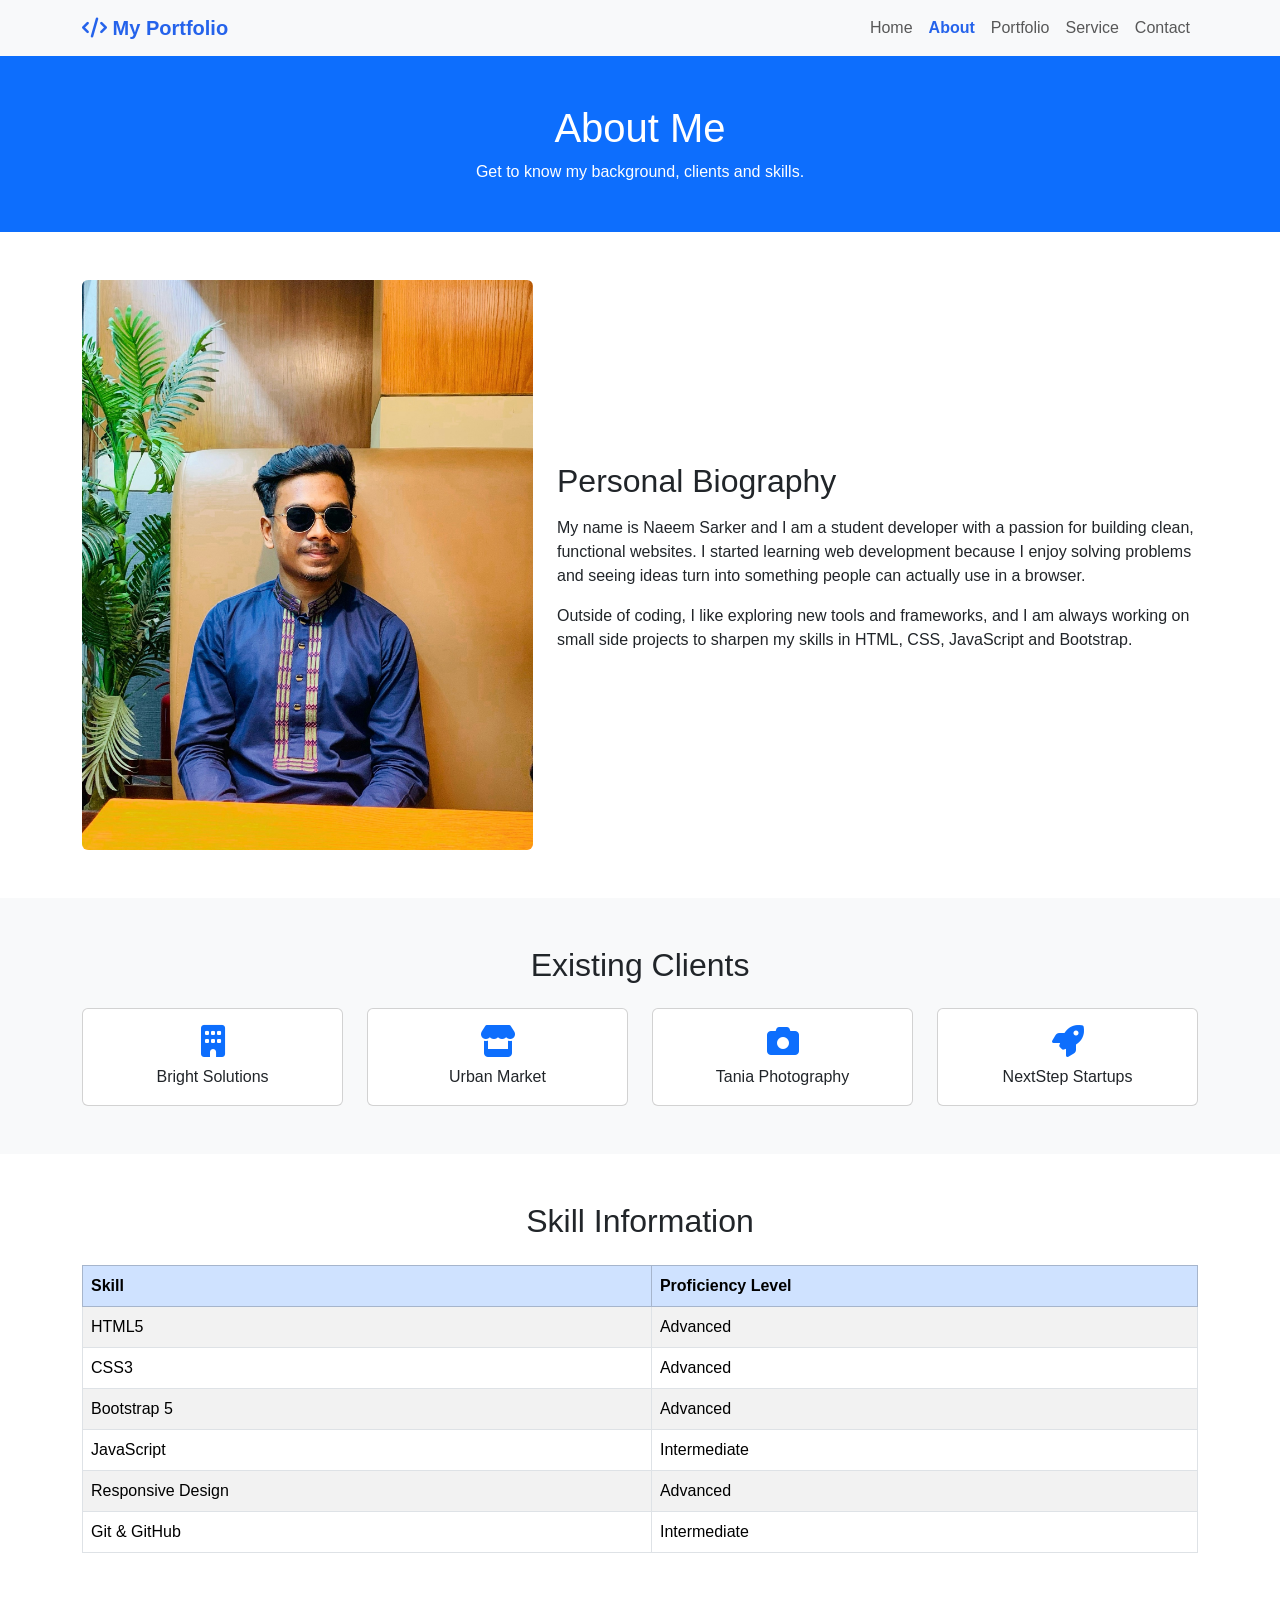
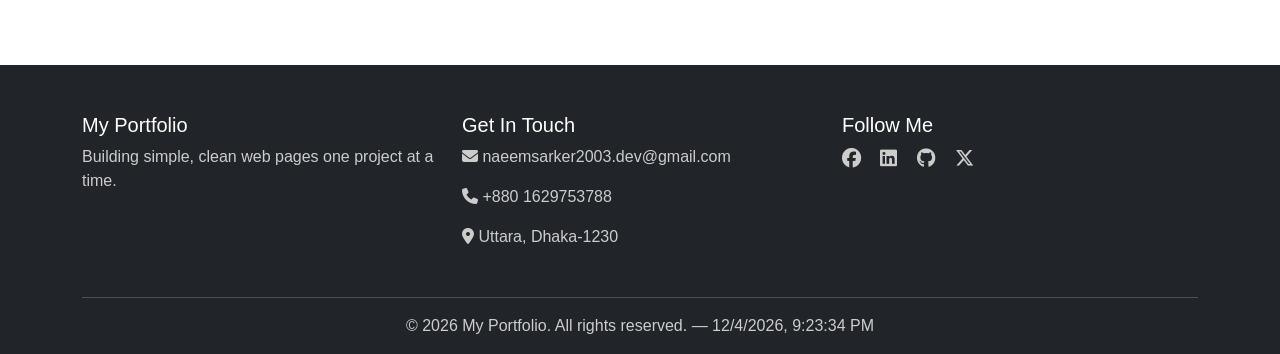
<file: static portfolio/about.html>
<!DOCTYPE html>
<html lang="en">

<head>
  <meta charset="UTF-8">
  <meta name="viewport" content="width=device-width, initial-scale=1.0">
  <title>About | My Portfolio</title>
  <meta name="description" content="About Naeem Sarker - biography, existing clients and skill information.">
  <meta property="og:title" content="My Portfolio - About">
  <meta property="og:description" content="Biography, existing clients and skill information.">
  <meta property="og:type" content="website">

  <link rel="stylesheet" href="https://cdn.jsdelivr.net/npm/bootstrap@5.3.3/dist/css/bootstrap.min.css">
  <link rel="stylesheet" href="https://cdnjs.cloudflare.com/ajax/libs/font-awesome/6.7.2/css/all.min.css">
  <link rel="stylesheet" href="css/custom.css">
  <script type="application/ld+json">
  {
    "@context": "https://schema.org",
    "@type": "Person",
    "name": "Naeem Sarker",
    "jobTitle": "Web Developer",
    "email": "naeemsarker2003.dev@gmail.com",
    "address": {
      "@type": "PostalAddress",
      "addressLocality": "Dhaka",
      "addressCountry": "BD"
    },
    "url": "about.html"
  }
  </script>
</head>

<body>

  <div id="header-placeholder"></div>

  <main>

    <div class="bg-primary text-white text-center py-5">
      <div class="container">
        <h1>About Me</h1>
        <p class="mb-0">Get to know my background, clients and skills.</p>
      </div>
    </div>

    <section class="container py-5">
      <div class="row align-items-center">
        <div class="col-md-5 mb-4 mb-md-0">
          <img src="assets/images/my_img.jpg" class="img-fluid rounded" alt="Photo of me" loading="lazy">
        </div>
        <div class="col-md-7">
          <h2 class="mb-3">Personal Biography</h2>
          <p>
            My name is Naeem Sarker and I am a student developer with a passion for building clean,
            functional websites. I started learning web development because I enjoy solving problems
            and seeing ideas turn into something people can actually use in a browser.
          </p>
          <p>
            Outside of coding, I like exploring new tools and frameworks, and I am always working on
            small side projects to sharpen my skills in HTML, CSS, JavaScript and Bootstrap.
          </p>
        </div>
      </div>
    </section>

    <section class="bg-light py-5">
      <div class="container">
        <h2 class="text-center mb-4">Existing Clients</h2>
        <div class="row g-4 text-center">
          <div class="col-6 col-md-3">
            <div class="card p-3">
              <i class="fa-solid fa-building fa-2x text-primary mb-2"></i>
              <p class="mb-0">Bright Solutions</p>
            </div>
          </div>
          <div class="col-6 col-md-3">
            <div class="card p-3">
              <i class="fa-solid fa-store fa-2x text-primary mb-2"></i>
              <p class="mb-0">Urban Market</p>
            </div>
          </div>
          <div class="col-6 col-md-3">
            <div class="card p-3">
              <i class="fa-solid fa-camera fa-2x text-primary mb-2"></i>
              <p class="mb-0">Tania Photography</p>
            </div>
          </div>
          <div class="col-6 col-md-3">
            <div class="card p-3">
              <i class="fa-solid fa-rocket fa-2x text-primary mb-2"></i>
              <p class="mb-0">NextStep Startups</p>
            </div>
          </div>
        </div>
      </div>
    </section>

    <section class="container py-5">
      <h2 class="text-center mb-4">Skill Information</h2>
      <table class="table table-bordered table-striped">
        <thead class="table-primary">
          <tr>
            <th>Skill</th>
            <th>Proficiency Level</th>
          </tr>
        </thead>
        <tbody>
          <tr>
            <td>HTML5</td>
            <td>Advanced</td>
          </tr>
          <tr>
            <td>CSS3</td>
            <td>Advanced</td>
          </tr>
          <tr>
            <td>Bootstrap 5</td>
            <td>Advanced</td>
          </tr>
          <tr>
            <td>JavaScript</td>
            <td>Intermediate</td>
          </tr>
          <tr>
            <td>Responsive Design</td>
            <td>Advanced</td>
          </tr>
          <tr>
            <td>Git &amp; GitHub</td>
            <td>Intermediate</td>
          </tr>
        </tbody>
      </table>
    </section>

  </main>

  <div id="footer-placeholder"></div>

  <script src="https://cdn.jsdelivr.net/npm/bootstrap@5.3.3/dist/js/bootstrap.bundle.min.js"></script>
  <script src="js/include.js"></script>
  <script src="js/navbar.js"></script>
  <script src="js/footer.js"></script>
</body>

</html>
</file>
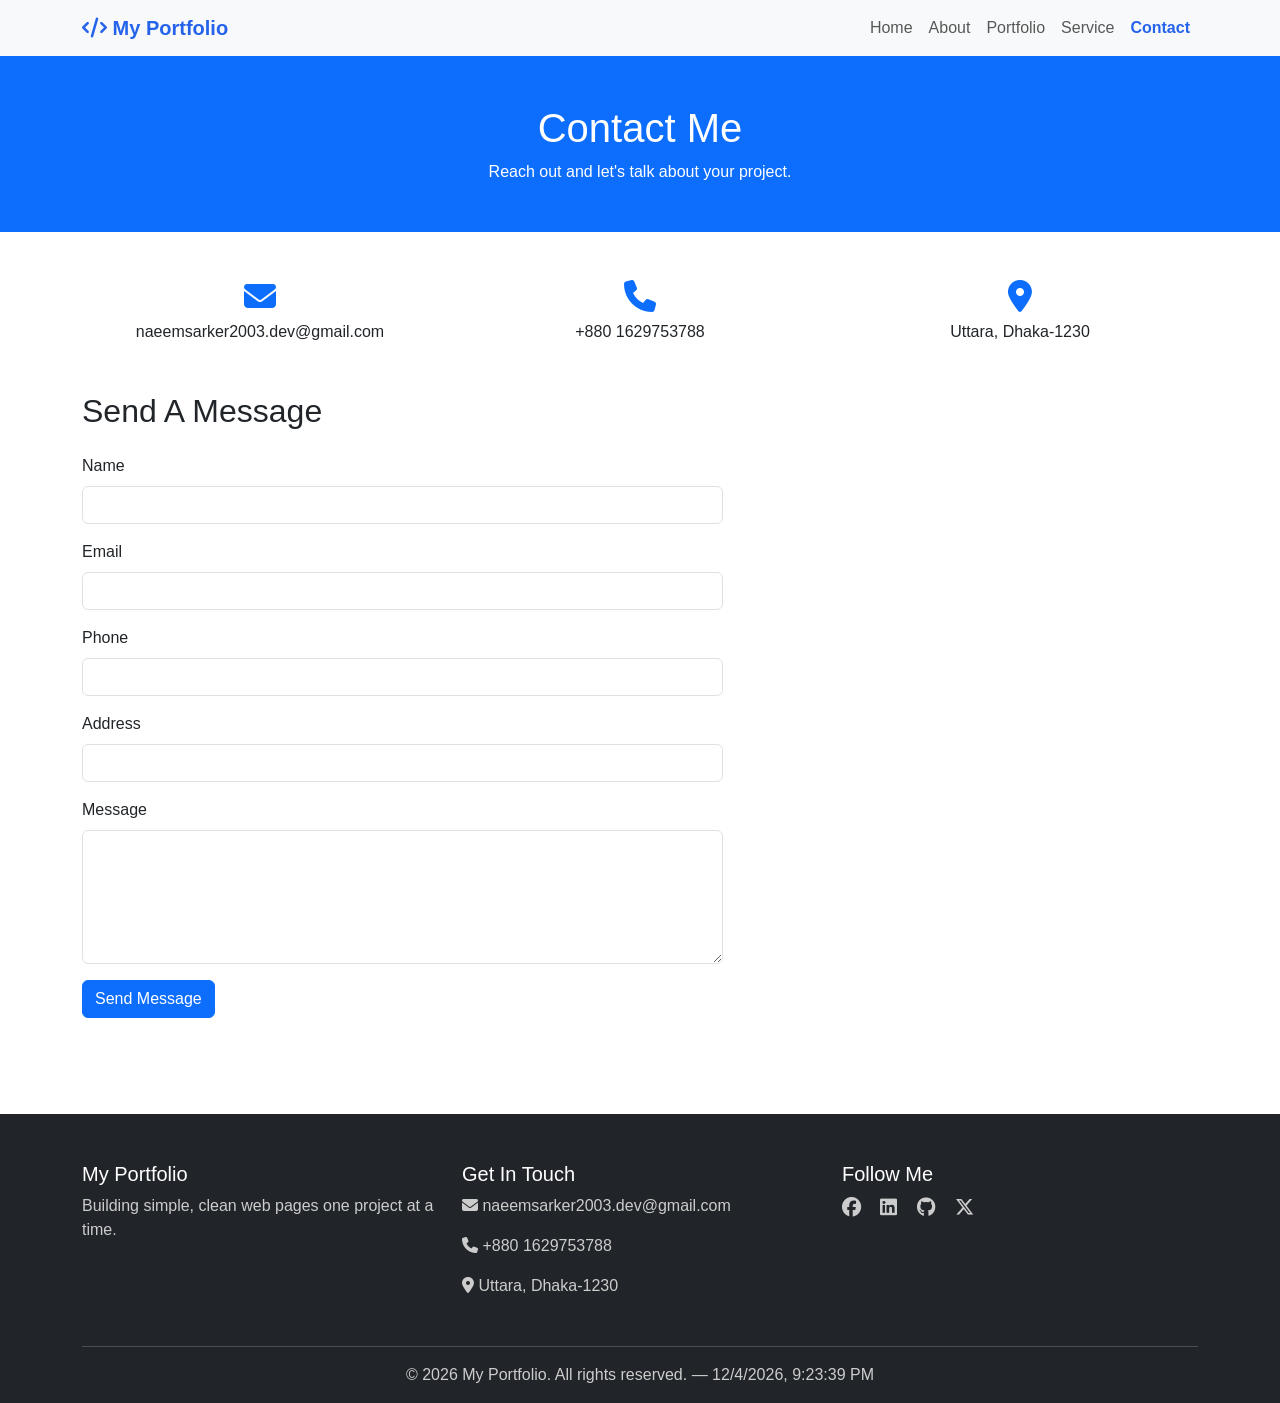
<file: static portfolio/contact.html>
<!DOCTYPE html>
<html lang="en">

<head>
  <meta charset="UTF-8">
  <meta name="viewport" content="width=device-width, initial-scale=1.0">
  <title>Contact | My Portfolio</title>
  <meta name="description" content="Contact Naeem Sarker - direct contact information, message form and location map.">
  <meta property="og:title" content="My Portfolio - Contact">
  <meta property="og:description" content="Contact information, message form and location map.">
  <meta property="og:type" content="website">

  <link rel="stylesheet" href="https://cdn.jsdelivr.net/npm/bootstrap@5.3.3/dist/css/bootstrap.min.css">
  <link rel="stylesheet" href="https://cdnjs.cloudflare.com/ajax/libs/font-awesome/6.7.2/css/all.min.css">
  <link rel="stylesheet" href="css/custom.css">
  <script type="application/ld+json">
  {
    "@context": "https://schema.org",
    "@type": "ContactPage",
    "about": {
      "@type": "Person",
      "name": "Naeem Sarker",
      "email": "naeemsarker2003.dev@gmail.com"
    }
  }
  </script>
</head>

<body>

  <div id="header-placeholder"></div>

  <main>

    <div class="bg-primary text-white text-center py-5">
      <div class="container">
        <h1>Contact Me</h1>
        <p class="mb-0">Reach out and let's talk about your project.</p>
      </div>
    </div>

    <section class="container py-5">
      <div class="row g-4 text-center mb-5">
        <div class="col-md-4">
          <i class="fa-solid fa-envelope fa-2x text-primary mb-2"></i>
          <p class="mb-0">naeemsarker2003.dev@gmail.com</p>
        </div>
        <div class="col-md-4">
          <i class="fa-solid fa-phone fa-2x text-primary mb-2"></i>
          <p class="mb-0">+880 1629753788</p>
        </div>
        <div class="col-md-4">
          <i class="fa-solid fa-location-dot fa-2x text-primary mb-2"></i>
          <p class="mb-0">Uttara, Dhaka-1230</p>
        </div>
      </div>

      <div class="row">
        <div class="col-lg-7 mb-5 mb-lg-0">
          <h2 class="mb-4">Send A Message</h2>
          <div id="formSuccessAlert" class="alert alert-success d-none" role="alert">
            Thank you. Your message has been submitted successfully.
          </div>
          <form id="contactForm" novalidate>
            <div class="mb-3">
              <label for="nameInput" class="form-label">Name</label>
              <input type="text" class="form-control" id="nameInput">
              <div class="invalid-feedback">Please enter your name.</div>
            </div>
            <div class="mb-3">
              <label for="emailInput" class="form-label">Email</label>
              <input type="text" class="form-control" id="emailInput">
              <div class="invalid-feedback">Please enter a valid email address.</div>
            </div>
            <div class="mb-3">
              <label for="phoneInput" class="form-label">Phone</label>
              <input type="text" class="form-control" id="phoneInput">
              <div class="invalid-feedback">Please enter a valid phone number.</div>
            </div>
            <div class="mb-3">
              <label for="addressInput" class="form-label">Address</label>
              <input type="text" class="form-control" id="addressInput">
              <div class="invalid-feedback">Please enter your address.</div>
            </div>
            <div class="mb-3">
              <label for="messageInput" class="form-label">Message</label>
              <textarea class="form-control" id="messageInput" rows="5"></textarea>
              <div class="invalid-feedback">Please enter a message.</div>
            </div>
            <button type="submit" class="btn btn-primary">Send Message</button>
          </form>
        </div>
        <div class="col-lg-5">
          <iframe class="w-100 border-0" src="https://www.google.com/maps/embed?pb=!1m18!1m12!1m3!1d3006.9503950978537!2d90.43276277433053!3d23.880995683752076!2m3!1f0!2f0!3f0!3m2!1i1024!2i768!4f13.1!3m3!1m2!1s0x3755c50a3eff7363%3A0xa5cbafe0fd7028d9!2sChanpara%20Bazar!5e1!3m2!1sen!2sbd!4v1784367452018!5m2!1sen!2sbd" height="450" allowfullscreen="" loading="lazy" referrerpolicy="strict-origin-when-cross-origin"></iframe>
        </div>
      </div>
    </section>

  </main>

  <div id="footer-placeholder"></div>

  <script src="https://cdn.jsdelivr.net/npm/bootstrap@5.3.3/dist/js/bootstrap.bundle.min.js"></script>
  <script src="js/include.js"></script>
  <script src="js/navbar.js"></script>
  <script src="js/footer.js"></script>
  <script src="js/formValidation.js"></script>
</body>

</html>
</file>
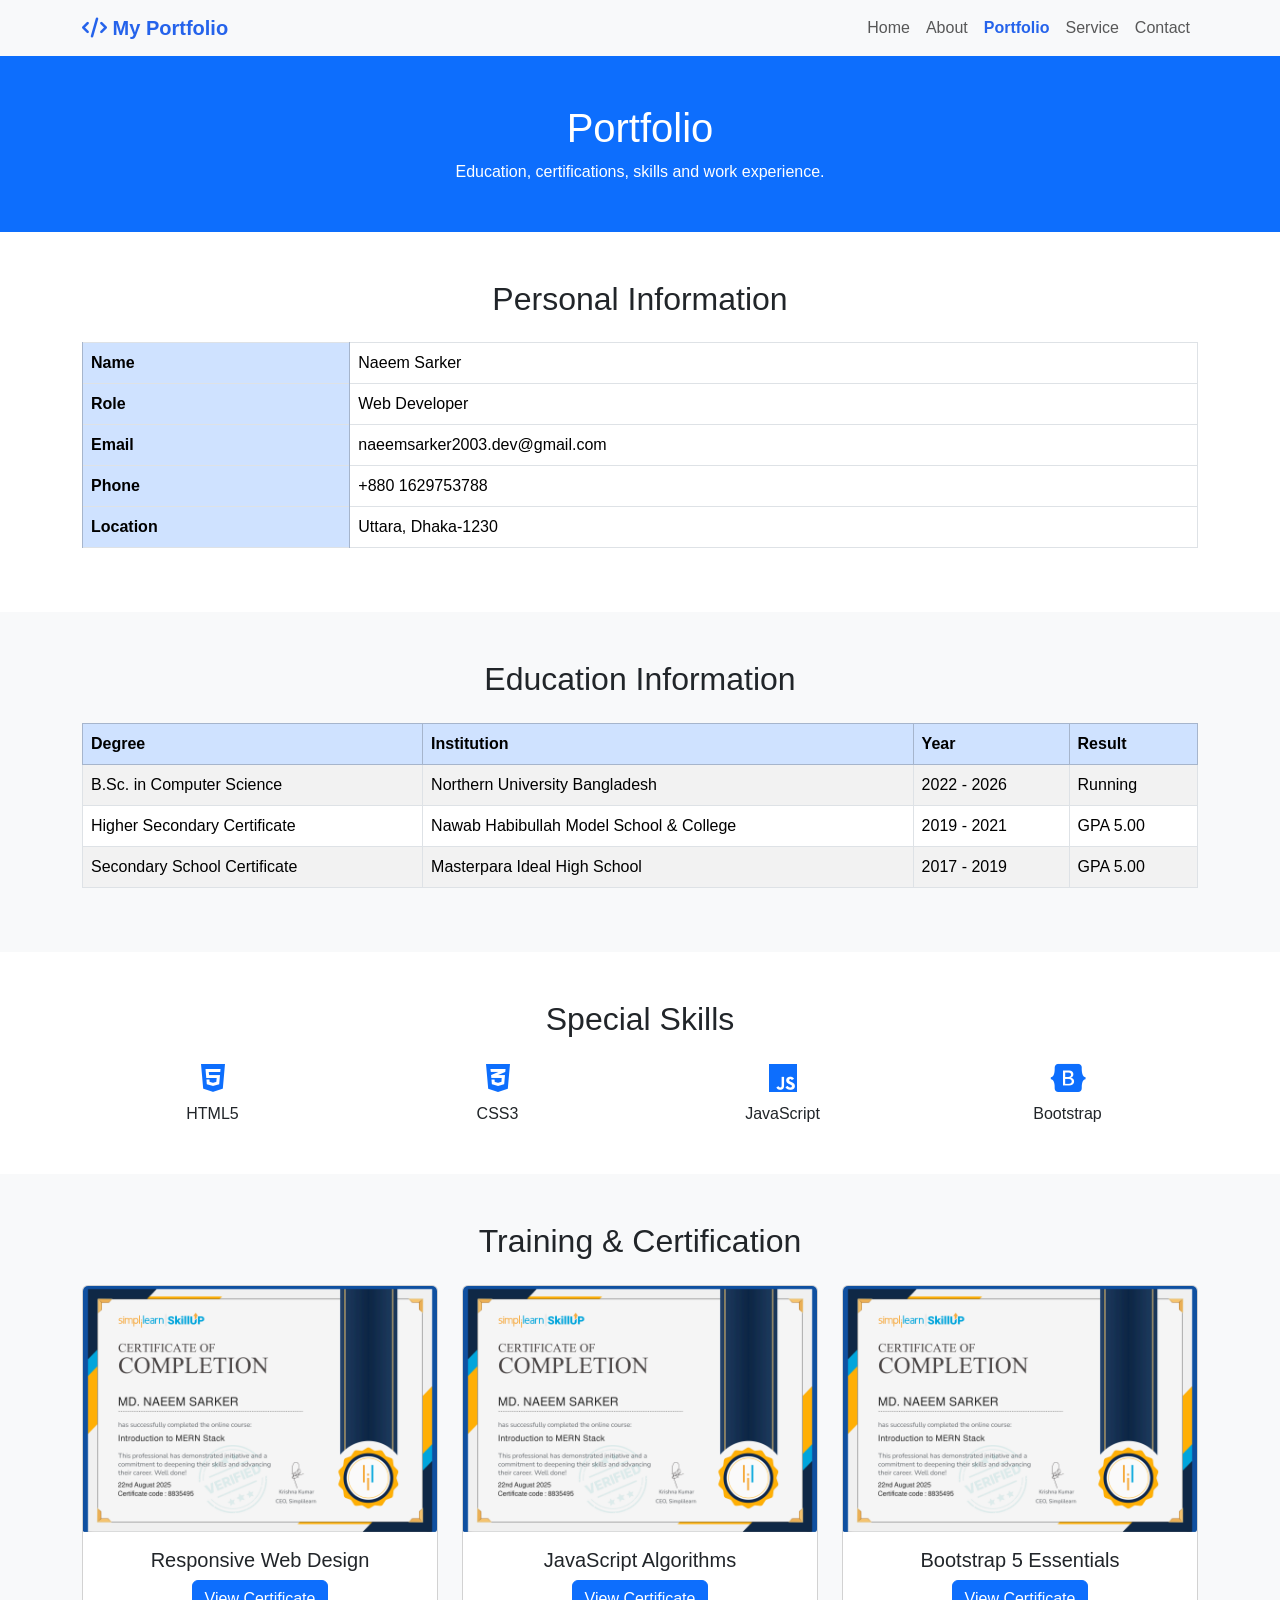
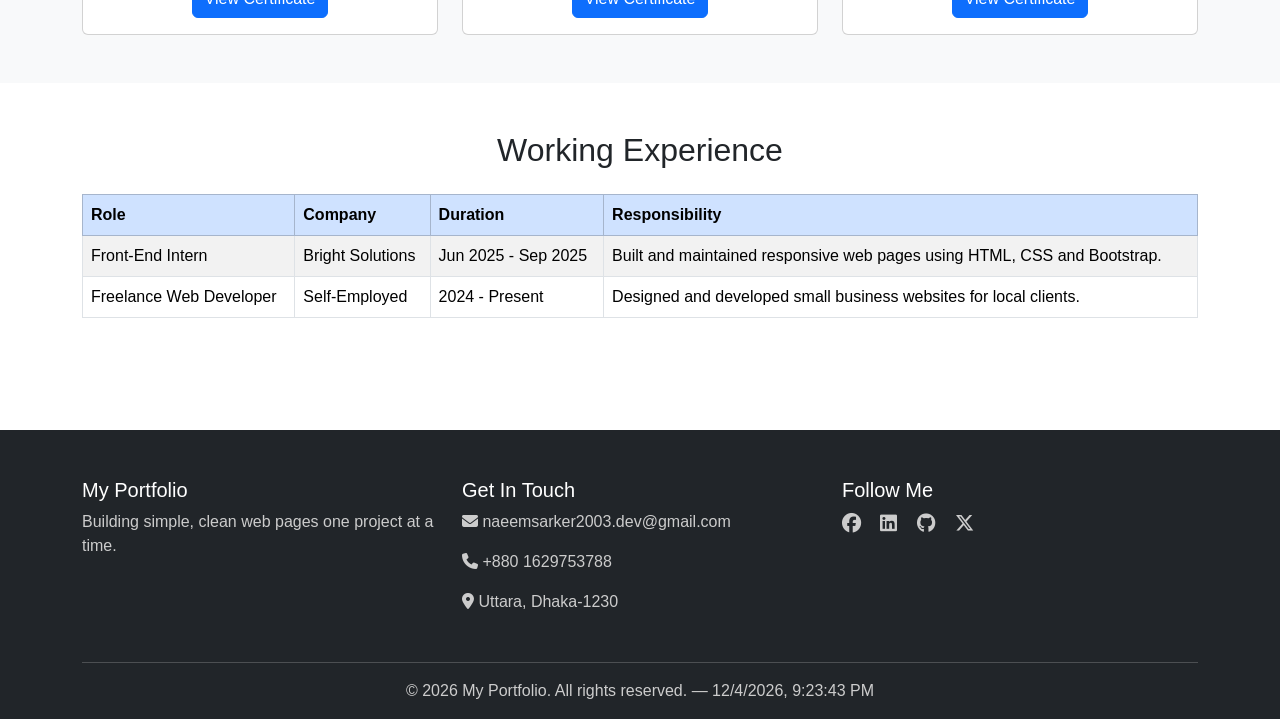
<file: static portfolio/portfolio.html>
<!DOCTYPE html>
<html lang="en">

<head>
  <meta charset="UTF-8">
  <meta name="viewport" content="width=device-width, initial-scale=1.0">
  <title>Portfolio | My Portfolio</title>
  <meta name="description" content="Education, certifications, skills and work experience of Naeem Sarker.">
  <meta property="og:title" content="My Portfolio - Portfolio">
  <meta property="og:description" content="Education, certifications, skills and work experience.">
  <meta property="og:type" content="website">

  <link rel="stylesheet" href="https://cdn.jsdelivr.net/npm/bootstrap@5.3.3/dist/css/bootstrap.min.css">
  <link rel="stylesheet" href="https://cdnjs.cloudflare.com/ajax/libs/font-awesome/6.7.2/css/all.min.css">
  <link rel="stylesheet" href="css/custom.css">
  <script type="application/ld+json">
  {
    "@context": "https://schema.org",
    "@type": "Person",
    "name": "Naeem Sarker",
    "jobTitle": "Web Developer",
    "email": "naeemsarker2003.dev@gmail.com",
    "address": {
      "@type": "PostalAddress",
      "addressLocality": "Dhaka",
      "addressCountry": "BD"
    },
    "url": "portfolio.html"
  }
  </script>
</head>

<body>

  <div id="header-placeholder"></div>

  <main>

    <div class="bg-primary text-white text-center py-5">
      <div class="container">
        <h1>Portfolio</h1>
        <p class="mb-0">Education, certifications, skills and work experience.</p>
      </div>
    </div>

    <section class="container py-5">
      <h2 class="text-center mb-4">Personal Information</h2>
      <table class="table table-bordered">
        <tbody>
          <tr>
            <th class="table-primary">Name</th>
            <td>Naeem Sarker</td>
          </tr>
          <tr>
            <th class="table-primary">Role</th>
            <td>Web Developer</td>
          </tr>
          <tr>
            <th class="table-primary">Email</th>
            <td>naeemsarker2003.dev@gmail.com</td>
          </tr>
          <tr>
            <th class="table-primary">Phone</th>
            <td>+880 1629753788</td>
          </tr>
          <tr>
            <th class="table-primary">Location</th>
            <td>Uttara, Dhaka-1230</td>
          </tr>
        </tbody>
      </table>
    </section>

    <section class="bg-light py-5">
      <div class="container">
        <h2 class="text-center mb-4">Education Information</h2>
        <table class="table table-bordered table-striped bg-white">
          <thead class="table-primary">
            <tr>
              <th>Degree</th>
              <th>Institution</th>
              <th>Year</th>
              <th>Result</th>
            </tr>
          </thead>
          <tbody>
            <tr>
              <td>B.Sc. in Computer Science</td>
              <td>Northern University Bangladesh</td>
              <td>2022 - 2026</td>
              <td>Running</td>
            </tr>
            <tr>
              <td>Higher Secondary Certificate</td>
              <td>Nawab Habibullah Model School & College</td>
              <td>2019 - 2021</td>
              <td>GPA 5.00</td>
            </tr>
            <tr>
              <td>Secondary School Certificate</td>
              <td>Masterpara Ideal High School</td>
              <td>2017 - 2019</td>
              <td>GPA 5.00</td>
            </tr>
          </tbody>
        </table>
      </div>
    </section>

    <section class="container py-5">
      <h2 class="text-center mb-4">Special Skills</h2>
      <div class="row g-4 text-center">
        <div class="col-6 col-md-3">
          <i class="fa-brands fa-html5 fa-2x text-primary mb-2"></i>
          <p class="mb-0">HTML5</p>
        </div>
        <div class="col-6 col-md-3">
          <i class="fa-brands fa-css3-alt fa-2x text-primary mb-2"></i>
          <p class="mb-0">CSS3</p>
        </div>
        <div class="col-6 col-md-3">
          <i class="fa-brands fa-js fa-2x text-primary mb-2"></i>
          <p class="mb-0">JavaScript</p>
        </div>
        <div class="col-6 col-md-3">
          <i class="fa-brands fa-bootstrap fa-2x text-primary mb-2"></i>
          <p class="mb-0">Bootstrap</p>
        </div>
      </div>
    </section>

    <section class="bg-light py-5">
      <div class="container">
        <h2 class="text-center mb-4">Training &amp; Certification</h2>
        <div class="row g-4">
          <div class="col-md-4">
            <div class="card h-100">
              <img src="assets/images/certificate.png" class="card-img-top" alt="Responsive Web Design certificate" loading="lazy">
              <div class="card-body text-center">
                <h5 class="card-title">Responsive Web Design</h5>
                <button type="button" class="btn btn-primary" data-bs-toggle="modal" data-bs-target="#certModal1">View Certificate</button>
              </div>
            </div>
          </div>
          <div class="col-md-4">
            <div class="card h-100">
              <img src="assets/images/certificate.png" class="card-img-top" alt="JavaScript Algorithms certificate" loading="lazy">
              <div class="card-body text-center">
                <h5 class="card-title">JavaScript Algorithms</h5>
                <button type="button" class="btn btn-primary" data-bs-toggle="modal" data-bs-target="#certModal2">View Certificate</button>
              </div>
            </div>
          </div>
          <div class="col-md-4">
            <div class="card h-100">
              <img src="assets/images/certificate.png" class="card-img-top" alt="Bootstrap 5 certificate" loading="lazy">
              <div class="card-body text-center">
                <h5 class="card-title">Bootstrap 5 Essentials</h5>
                <button type="button" class="btn btn-primary" data-bs-toggle="modal" data-bs-target="#certModal3">View Certificate</button>
              </div>
            </div>
          </div>
        </div>
      </div>
    </section>

    <div class="modal fade" id="certModal1" tabindex="-1">
      <div class="modal-dialog modal-dialog-centered">
        <div class="modal-content">
          <div class="modal-header">
            <h5 class="modal-title">Responsive Web Design</h5>
            <button type="button" class="btn-close" data-bs-dismiss="modal"></button>
          </div>
          <div class="modal-body text-center">
            <img src="assets/images/certificate.png" class="img-fluid mb-3" alt="Responsive Web Design certificate full size">
            <p class="mb-1"><strong>Issued By:</strong> freeCodeCamp</p>
            <p class="mb-0"><strong>Date:</strong> March 2025</p>
          </div>
        </div>
      </div>
    </div>

    <div class="modal fade" id="certModal2" tabindex="-1">
      <div class="modal-dialog modal-dialog-centered">
        <div class="modal-content">
          <div class="modal-header">
            <h5 class="modal-title">JavaScript Algorithms</h5>
            <button type="button" class="btn-close" data-bs-dismiss="modal"></button>
          </div>
          <div class="modal-body text-center">
            <img src="assets/images/certificate.png" class="img-fluid mb-3" alt="JavaScript Algorithms certificate full size">
            <p class="mb-1"><strong>Issued By:</strong> freeCodeCamp</p>
            <p class="mb-0"><strong>Date:</strong> July 2025</p>
          </div>
        </div>
      </div>
    </div>

    <div class="modal fade" id="certModal3" tabindex="-1">
      <div class="modal-dialog modal-dialog-centered">
        <div class="modal-content">
          <div class="modal-header">
            <h5 class="modal-title">Bootstrap 5 Essentials</h5>
            <button type="button" class="btn-close" data-bs-dismiss="modal"></button>
          </div>
          <div class="modal-body text-center">
            <img src="assets/images/certificate.png" class="img-fluid mb-3" alt="Bootstrap 5 Essentials certificate full size">
            <p class="mb-1"><strong>Issued By:</strong> Coursera</p>
            <p class="mb-0"><strong>Date:</strong> October 2025</p>
          </div>
        </div>
      </div>
    </div>

    <section class="container py-5">
      <h2 class="text-center mb-4">Working Experience</h2>
      <table class="table table-bordered table-striped">
        <thead class="table-primary">
          <tr>
            <th>Role</th>
            <th>Company</th>
            <th>Duration</th>
            <th>Responsibility</th>
          </tr>
        </thead>
        <tbody>
          <tr>
            <td>Front-End Intern</td>
            <td>Bright Solutions</td>
            <td>Jun 2025 - Sep 2025</td>
            <td>Built and maintained responsive web pages using HTML, CSS and Bootstrap.</td>
          </tr>
          <tr>
            <td>Freelance Web Developer</td>
            <td>Self-Employed</td>
            <td>2024 - Present</td>
            <td>Designed and developed small business websites for local clients.</td>
          </tr>
        </tbody>
      </table>
    </section>

  </main>

  <div id="footer-placeholder"></div>

  <script src="https://cdn.jsdelivr.net/npm/bootstrap@5.3.3/dist/js/bootstrap.bundle.min.js"></script>
  <script src="js/include.js"></script>
  <script src="js/navbar.js"></script>
  <script src="js/footer.js"></script>
</body>

</html>
</file>
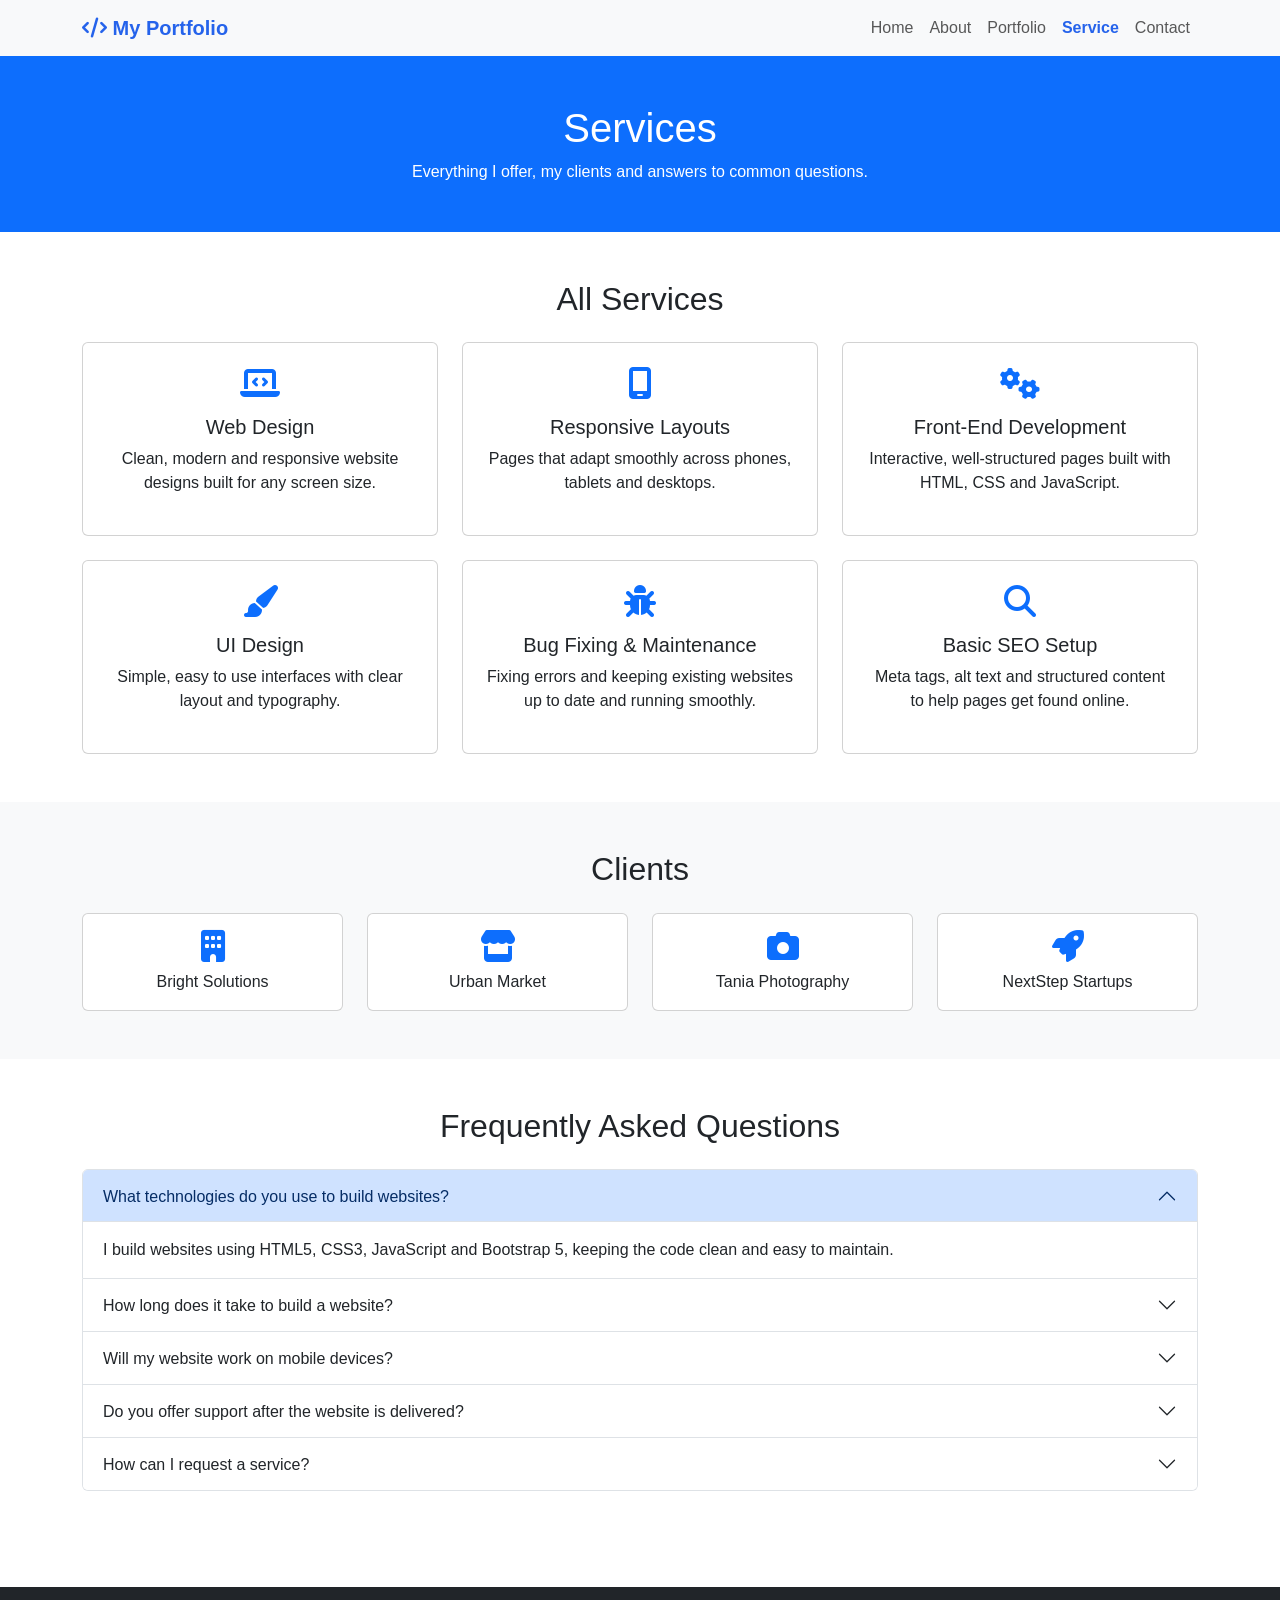
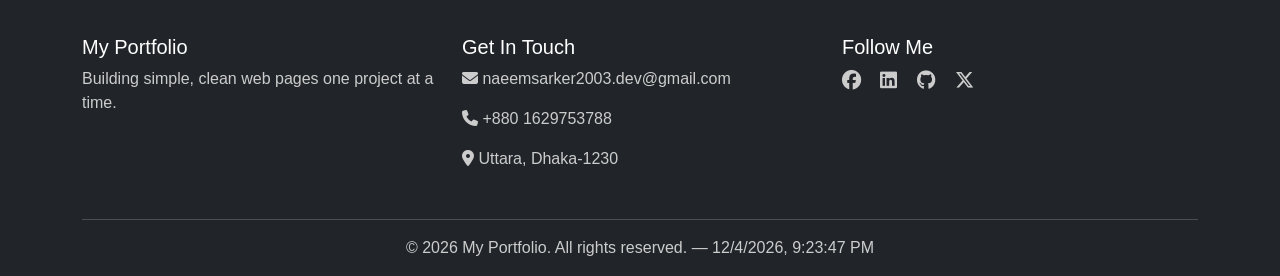
<file: static portfolio/service.html>
<!DOCTYPE html>
<html lang="en">

<head>
  <meta charset="UTF-8">
  <meta name="viewport" content="width=device-width, initial-scale=1.0">
  <title>Service | My Portfolio</title>
  <meta name="description" content="Web development services offered, client list and frequently asked questions.">
  <meta property="og:title" content="My Portfolio - Services">
  <meta property="og:description" content="Web development services offered, client list and FAQ.">
  <meta property="og:type" content="website">

  <link rel="stylesheet" href="https://cdn.jsdelivr.net/npm/bootstrap@5.3.3/dist/css/bootstrap.min.css">
  <link rel="stylesheet" href="https://cdnjs.cloudflare.com/ajax/libs/font-awesome/6.7.2/css/all.min.css">
  <link rel="stylesheet" href="css/custom.css">
  <script type="application/ld+json">
  {
    "@context": "https://schema.org",
    "@type": "Service",
    "serviceType": "Web Development",
    "provider": {
      "@type": "Person",
      "name": "Naeem Sarker"
    },
    "areaServed": "Dhaka, Bangladesh"
  }
  </script>
</head>

<body>

  <div id="header-placeholder"></div>

  <main>

    <div class="bg-primary text-white text-center py-5">
      <div class="container">
        <h1>Services</h1>
        <p class="mb-0">Everything I offer, my clients and answers to common questions.</p>
      </div>
    </div>

    <section class="container py-5">
      <h2 class="text-center mb-4">All Services</h2>
      <div class="row g-4">
        <div class="col-md-4">
          <div class="card h-100 text-center p-4">
            <i class="fa-solid fa-laptop-code fa-2x text-primary mb-3"></i>
            <h5>Web Design</h5>
            <p>Clean, modern and responsive website designs built for any screen size.</p>
          </div>
        </div>
        <div class="col-md-4">
          <div class="card h-100 text-center p-4">
            <i class="fa-solid fa-mobile-screen fa-2x text-primary mb-3"></i>
            <h5>Responsive Layouts</h5>
            <p>Pages that adapt smoothly across phones, tablets and desktops.</p>
          </div>
        </div>
        <div class="col-md-4">
          <div class="card h-100 text-center p-4">
            <i class="fa-solid fa-gears fa-2x text-primary mb-3"></i>
            <h5>Front-End Development</h5>
            <p>Interactive, well-structured pages built with HTML, CSS and JavaScript.</p>
          </div>
        </div>
        <div class="col-md-4">
          <div class="card h-100 text-center p-4">
            <i class="fa-solid fa-paintbrush fa-2x text-primary mb-3"></i>
            <h5>UI Design</h5>
            <p>Simple, easy to use interfaces with clear layout and typography.</p>
          </div>
        </div>
        <div class="col-md-4">
          <div class="card h-100 text-center p-4">
            <i class="fa-solid fa-bug fa-2x text-primary mb-3"></i>
            <h5>Bug Fixing &amp; Maintenance</h5>
            <p>Fixing errors and keeping existing websites up to date and running smoothly.</p>
          </div>
        </div>
        <div class="col-md-4">
          <div class="card h-100 text-center p-4">
            <i class="fa-solid fa-magnifying-glass fa-2x text-primary mb-3"></i>
            <h5>Basic SEO Setup</h5>
            <p>Meta tags, alt text and structured content to help pages get found online.</p>
          </div>
        </div>
      </div>
    </section>

    <section class="bg-light py-5">
      <div class="container">
        <h2 class="text-center mb-4">Clients</h2>
        <div class="row g-4 text-center">
          <div class="col-6 col-md-3">
            <div class="card p-3">
              <i class="fa-solid fa-building fa-2x text-primary mb-2"></i>
              <p class="mb-0">Bright Solutions</p>
            </div>
          </div>
          <div class="col-6 col-md-3">
            <div class="card p-3">
              <i class="fa-solid fa-store fa-2x text-primary mb-2"></i>
              <p class="mb-0">Urban Market</p>
            </div>
          </div>
          <div class="col-6 col-md-3">
            <div class="card p-3">
              <i class="fa-solid fa-camera fa-2x text-primary mb-2"></i>
              <p class="mb-0">Tania Photography</p>
            </div>
          </div>
          <div class="col-6 col-md-3">
            <div class="card p-3">
              <i class="fa-solid fa-rocket fa-2x text-primary mb-2"></i>
              <p class="mb-0">NextStep Startups</p>
            </div>
          </div>
        </div>
      </div>
    </section>

    <section class="container py-5">
      <h2 class="text-center mb-4">Frequently Asked Questions</h2>
      <div class="accordion" id="faqAccordion">
        <div class="accordion-item">
          <h2 class="accordion-header">
            <button class="accordion-button" type="button" data-bs-toggle="collapse" data-bs-target="#faq1">
              What technologies do you use to build websites?
            </button>
          </h2>
          <div id="faq1" class="accordion-collapse collapse show" data-bs-parent="#faqAccordion">
            <div class="accordion-body">
              I build websites using HTML5, CSS3, JavaScript and Bootstrap 5, keeping the code clean and easy to maintain.
            </div>
          </div>
        </div>
        <div class="accordion-item">
          <h2 class="accordion-header">
            <button class="accordion-button collapsed" type="button" data-bs-toggle="collapse" data-bs-target="#faq2">
              How long does it take to build a website?
            </button>
          </h2>
          <div id="faq2" class="accordion-collapse collapse" data-bs-parent="#faqAccordion">
            <div class="accordion-body">
              It depends on the size of the project, but a simple multi-page website usually takes one to two weeks.
            </div>
          </div>
        </div>
        <div class="accordion-item">
          <h2 class="accordion-header">
            <button class="accordion-button collapsed" type="button" data-bs-toggle="collapse" data-bs-target="#faq3">
              Will my website work on mobile devices?
            </button>
          </h2>
          <div id="faq3" class="accordion-collapse collapse" data-bs-parent="#faqAccordion">
            <div class="accordion-body">
              Yes, every page is built with a responsive grid so it works well on phones, tablets and desktops.
            </div>
          </div>
        </div>
        <div class="accordion-item">
          <h2 class="accordion-header">
            <button class="accordion-button collapsed" type="button" data-bs-toggle="collapse" data-bs-target="#faq4">
              Do you offer support after the website is delivered?
            </button>
          </h2>
          <div id="faq4" class="accordion-collapse collapse" data-bs-parent="#faqAccordion">
            <div class="accordion-body">
              Yes, I offer basic maintenance and bug fixing after delivery to keep your website running smoothly.
            </div>
          </div>
        </div>
        <div class="accordion-item">
          <h2 class="accordion-header">
            <button class="accordion-button collapsed" type="button" data-bs-toggle="collapse" data-bs-target="#faq5">
              How can I request a service?
            </button>
          </h2>
          <div id="faq5" class="accordion-collapse collapse" data-bs-parent="#faqAccordion">
            <div class="accordion-body">
              Just visit the Contact page, fill in the form with your details and message, and I will get back to you.
            </div>
          </div>
        </div>
      </div>
    </section>

  </main>

  <div id="footer-placeholder"></div>

  <script src="https://cdn.jsdelivr.net/npm/bootstrap@5.3.3/dist/js/bootstrap.bundle.min.js"></script>
  <script src="js/include.js"></script>
  <script src="js/navbar.js"></script>
  <script src="js/footer.js"></script>
</body>

</html>
</file>
<file: static argiculture/css/custom.css>
.hero-section {
  background-color: #e8f5e9;
}

.navbar-nav .nav-link.active {
  font-weight: bold;
  color: #2e7d32 !important;
}

footer {
  background-color: #212529;
  color: #f8f9fa;
}

footer a {
  color: #f8f9fa;
}
</file>
<file: static liberation-war/css/custom.css>
:root {
  --color-green: #0b3d2e;
  --color-green-dark: #082c21;
  --color-maroon: #7a1f2b;
  --color-cream: #f7f4ee;
  --color-text: #2b2a27;
  --color-muted: #6b6a66;
  --color-gold: #a9853c;
}

body {
  background-color: var(--color-cream);
  color: var(--color-text);
  font-family: "Source Sans 3", "Segoe UI", system-ui, sans-serif;
}

h1, h2, h3, h4, h5, .navbar-brand {
  font-family: "Merriweather", "Georgia", serif;
}

a {
  color: var(--color-green);
}

a:hover {
  color: var(--color-maroon);
}

.navbar-archive {
  background-color: var(--color-green);
}

.navbar-archive .navbar-brand,
.navbar-archive .nav-link {
  color: var(--color-cream);
}

.navbar-archive .nav-link.active {
  color: var(--color-gold);
  font-weight: 600;
}

.navbar-archive .nav-link:hover {
  color: var(--color-gold);
}

.footer-archive {
  background-color: var(--color-green-dark);
  color: var(--color-cream);
  padding: 2.5rem 0 1.5rem;
}

.footer-archive a {
  color: var(--color-cream);
}

.footer-archive a:hover {
  color: var(--color-gold);
}

.footer-archive hr {
  border-color: rgba(247, 244, 238, 0.2);
}

.section-heading {
  color: var(--color-green);
  border-bottom: 2px solid var(--color-gold);
  padding-bottom: 0.5rem;
  display: inline-block;
  margin-bottom: 1.5rem;
}

.btn-archive {
  background-color: var(--color-green);
  border-color: var(--color-green);
  color: var(--color-cream);
}

.btn-archive:hover {
  background-color: var(--color-green-dark);
  border-color: var(--color-green-dark);
  color: var(--color-cream);
}

.btn-outline-archive {
  background-color: transparent;
  border-color: var(--color-green);
  color: var(--color-green);
}

.btn-outline-archive:hover {
  background-color: var(--color-green);
  color: var(--color-cream);
}

.card-archive {
  border: 1px solid rgba(11, 61, 46, 0.15);
  box-shadow: 0 2px 10px rgba(0, 0, 0, 0.05);
}

.hero-archive {
  background-color: var(--color-green);
  color: var(--color-cream);
  padding: 4rem 0;
}

.hero-archive p {
  color: rgba(247, 244, 238, 0.9);
}

.hero-cover {
  position: relative;
  background-image: url("../assets/images/gallery/events1-7march-speech.jpg");
  background-size: cover;
  background-position: center;
  padding: 6rem 0;
}

.hero-overlay {
  position: absolute;
  top: 0;
  left: 0;
  width: 100%;
  height: 100%;
  background-color: rgba(8, 44, 33, 0.82);
}

.hero-content {
  position: relative;
  z-index: 1;
}

.hero-credit {
  color: rgba(247, 244, 238, 0.6);
}

.icon-archive {
  color: var(--color-green);
}

.gallery-thumb {
  cursor: pointer;
  border: 1px solid rgba(11, 61, 46, 0.15);
}

.gallery-modal-img {
  max-width: 100%;
  transition: transform 0.3s ease;
}

.gallery-modal-img.zoomed {
  transform: scale(1.6);
}

.gallery-modal-wrap {
  overflow: hidden;
  text-align: center;
}
</file>
<file: static portfolio/css/custom.css>
body {
  font-family: 'Segoe UI', sans-serif;
  display: flex;
  flex-direction: column;
  min-height: 100vh;
}

main {
  flex: 1 0 auto;
}

.navbar-brand {
  font-weight: bold;
  color: #2563eb !important;
}

.nav-link:hover {
  color: #2563eb !important;
}

.nav-link.active {
  color: #2563eb !important;
  font-weight: bold;
}

footer {
  background-color: #212529;
  color: #cccccc;
}

footer a {
  color: #cccccc;
  margin-right: 15px;
  font-size: 1.2rem;
}

footer a:hover {
  color: #2563eb;
}
</file>
